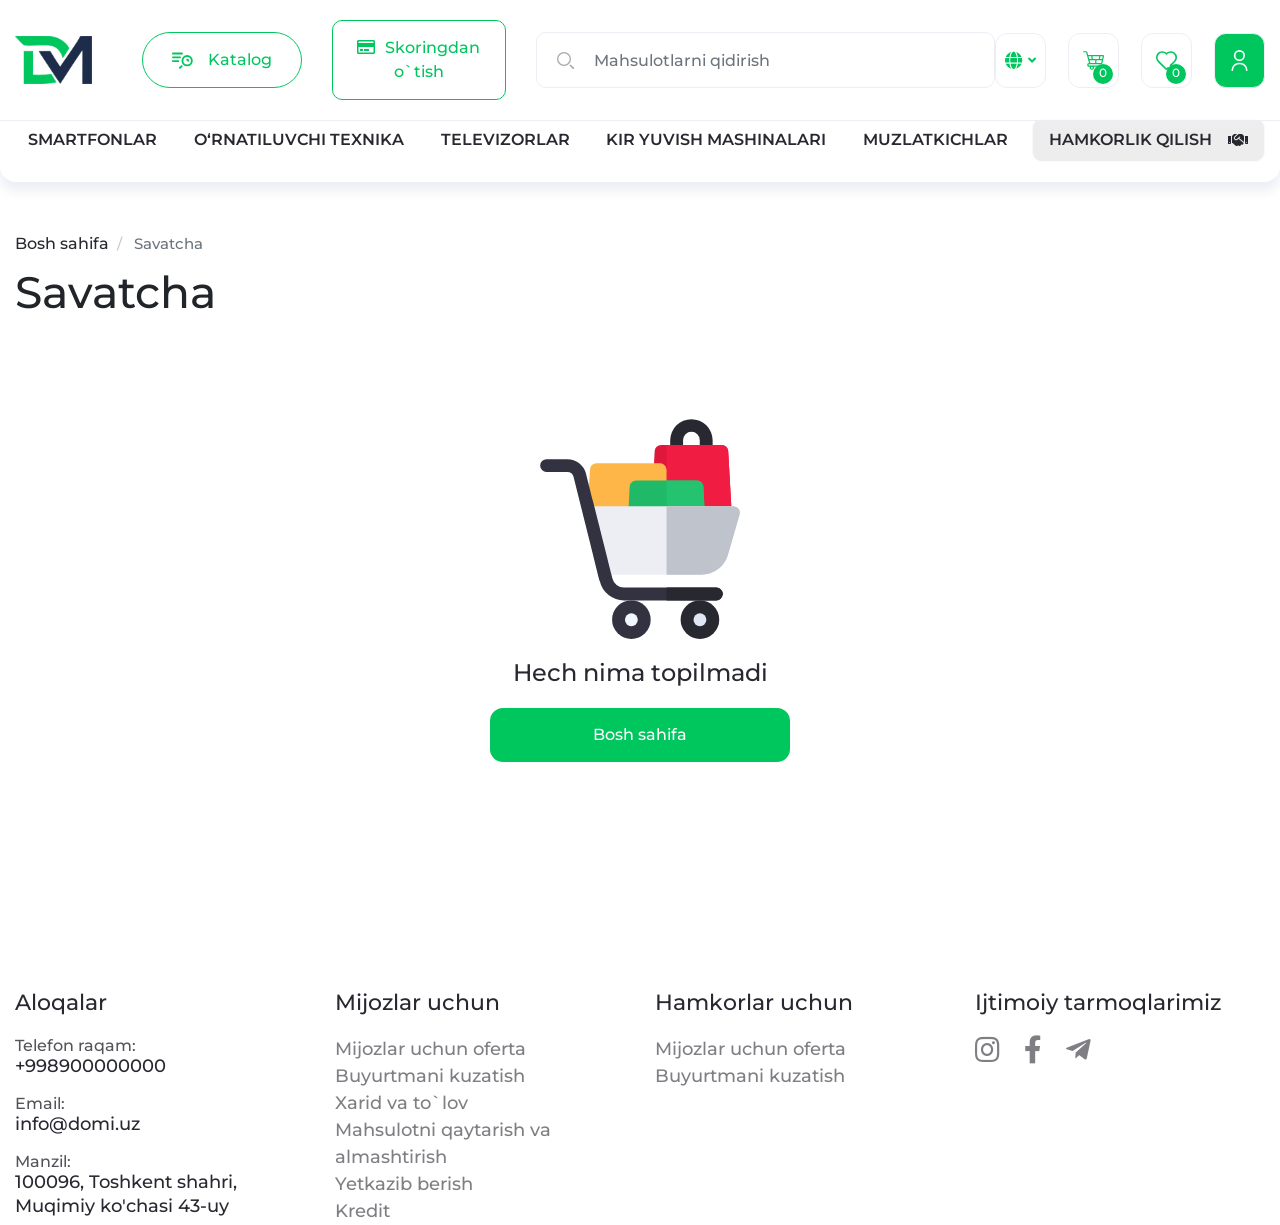
<file: pages/cart.html>
<!DOCTYPE html>
<html lang="en">
  <head>
    <meta charset="UTF-8" />
    <meta http-equiv="X-UA-Compatible" content="IE=edge" />
    <meta name="viewport" content="width=device-width, initial-scale=1.0" />
    <link
      rel="stylesheet"
      href="/fontawesome-free-5.15.4-web/css/all.min.css"
    />
    <link rel="stylesheet" href="/css/bootstrap.css" />

    <link rel="stylesheet" href="/sass/secondary/secondary.css" />
    <link rel="stylesheet" href="/sass/main.css" />
    <link rel="stylesheet" href="/sass/third/third.css" />

    <title>Смартфон</title>
  </head>

  <body>
    <!-- Navigation -->

    <div id="nav" class="nav-01">
      <div class="container">
        <div class="row align-items-center">
          <div class="col-1">
            <a href="/" class="logo">
              <img src="/img/logo.png" alt="" class="w-100" />
            </a>
          </div>
          <div class="col-11 skoring d-flex align-items-center">
            <a href="#" class="catalog">
              <i class="icon icon-search"></i> Katalog</a
            >
            <a href="pages/scoring" class="btn"
              ><i class="far fa-credit-card"></i>Skoringdan o`tish</a
            >
            <form>
              <i class=""><img src="/img/search.svg" alt="" /></i>
              <input
                type="text"
                placeholder="Mahsulotlarni qidirish"
                class="form-control"
              />
            </form>

            <div class="d-flex align-items-center ml-auto">
              <div class="world">
                <i class="fas fa-globe"></i>
                <i class="fas fa-angle-down"></i>

                <div class="langWrap">
                  <a href="#">Русский</a>
                  <a href="#">Oʻzbekcha</a>
                </div>
              </div>
              <div class="cart">
                <i class="icon icon-cart"></i>
                <h5>0</h5>
              </div>
              <div class="heart">
                <i class="icon icon-heart"></i>
                <h5>0</h5>
              </div>
              <div class="user">
                <img src="/img/user.svg" alt="" />
              </div>
            </div>
          </div>
          <!-- <div class="col-4 search">
            </div>
            <div class="col-2 contact">
            </div>
            <div class="col-2 d-flex justify-content-end">
            </div> -->
        </div>
      </div>
    </div>

    <div class="navbarLine"></div>

    <div class="nav-02">
      <div class="container">
        <div class="row align-items-center">
          <div class="col-12 d-flex align-items-center justify-content-between">
            <!-- <a href="" class="btn katalog">
                <i class="fas fa-th-list"></i>Katalog
              </a> -->
            <a href="pages/catalog/phone.html" class="btn">Smartfonlar</a>
            <a href="pages/catalog/phone.html" class="btn"
              >O‘rnatiluvchi texnika</a
            >
            <a href="" class="btn">Televizorlar</a>
            <a href="" class="btn">Kir yuvish mashinalari</a>
            <a href="" class="btn">Muzlatkichlar</a>
            <a href="" class="btn btn-light d-flex align-items-center">
              Hamkorlik Qilish <i class="ml-3 fas fa-handshake"></i>
            </a>
          </div>
        </div>
      </div>
    </div>

    <div class="cartPage">
      <div class="container">
        <div class="row">
          <div class="col-12">
            <div class="slash">
              <a href="/">Bosh sahifa</a>
              <a href="#"><span>/</span> Savatcha </a>
            </div>
          </div>
          <div class="col-12">
              <h1>Savatcha</h1>

              <div class="cards">
                  <img src="/img/cart-empty.svg" alt="">
                  <h2>Hech nima topilmadi</h2>
                  <a href="/">Bosh sahifa</a>    
              </div>
          </div>
        </div>
      </div>
    </div>

    <!-- Footer -->
    <footer class="footer mt-5">
      <div class="container">
        <div class="row">
          <div class="col-3">
            <div class="connection">
              <h6 class="footer__title">Aloqalar</h6>
              <div class="tel" style="margin-bottom: 15px">
                <p>Telefon raqam:</p>
                <a class="footer__link" href="tel:">+998900000000</a>
              </div>
              <div class="mail" style="margin-bottom: 15px">
                <p>Email:</p>
                <a class="footer__link" href="mailto:">info@domi.uz</a>
              </div>
              <div class="address">
                <p>Manzil:</p>
                <a class="footer__link" href="#"
                  >100096, Toshkent shahri, Muqimiy ko'chasi 43-uy</a
                >
              </div>
            </div>
          </div>
          <div class="col-3">
            <div class="forclients">
              <h6 class="footer__title">Mijozlar uchun</h6>
              <ul>
                <li>
                  <a class="footer__links" href="#">Mijozlar uchun oferta</a>
                </li>
                <li>
                  <a class="footer__links" href="#">Buyurtmani kuzatish</a>
                </li>
                <li><a class="footer__links" href="#">Xarid va to`lov</a></li>
                <li>
                  <a class="footer__links" href="#"
                    >Mahsulotni qaytarish va almashtirish</a
                  >
                </li>
                <li><a class="footer__links" href="#">Yetkazib berish</a></li>
                <li><a class="footer__links" href="#">Kredit</a></li>
              </ul>
            </div>
          </div>
          <div class="col-3">
            <div class="partners">
              <h6 class="footer__title">Hamkorlar uchun</h6>
              <ul>
                <li>
                  <a class="footer__links" href="#">Mijozlar uchun oferta</a>
                </li>
                <li>
                  <a class="footer__links" href="#">Buyurtmani kuzatish</a>
                </li>
              </ul>
            </div>
          </div>
          <div class="col-3">
            <div class="socials">
              <h6 class="footer__title">Ijtimoiy tarmoqlarimiz</h6>
              <a href="#" class="fab fa-instagram"></a>
              <a href="#" class="fab fa-facebook-f"></a>
              <a href="#" class="fab fa-telegram-plane"></a>
            </div>
          </div>
        </div>
      </div>
    </footer>
  </body>
</html>
</file>
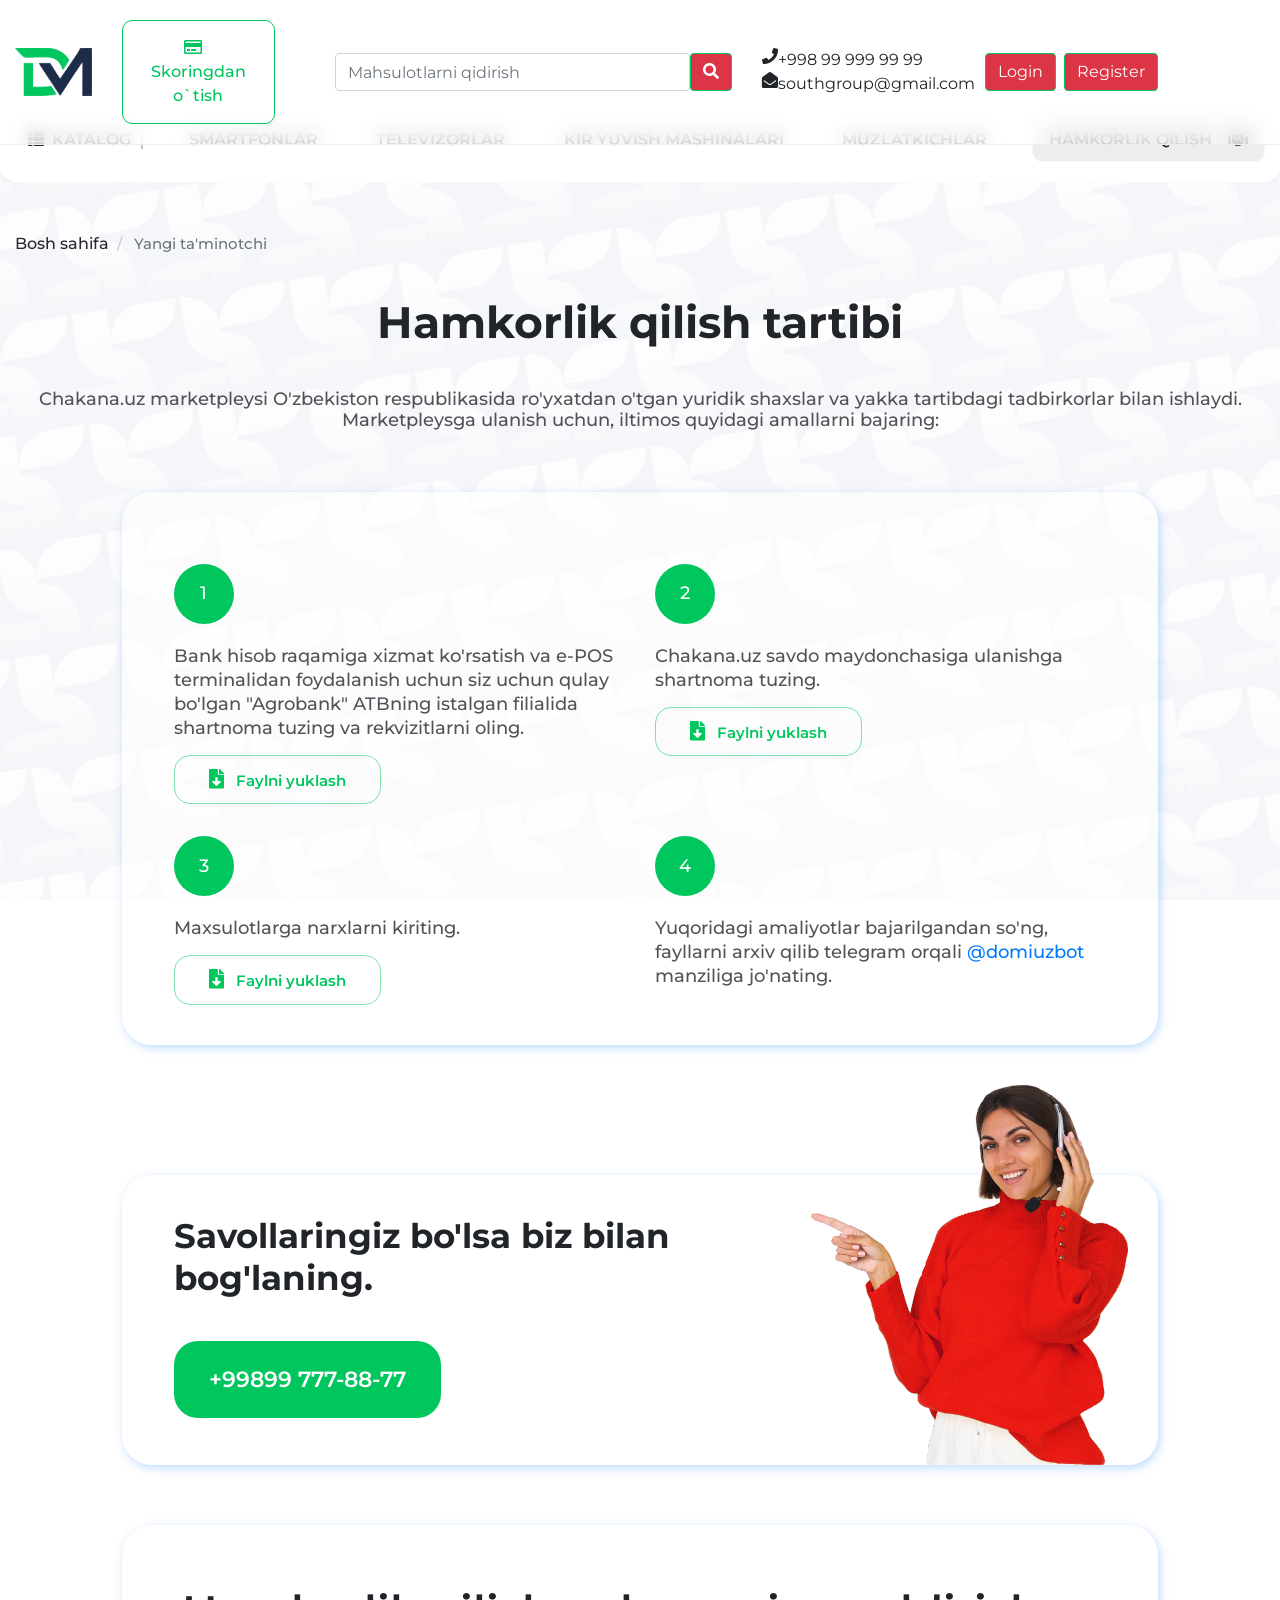
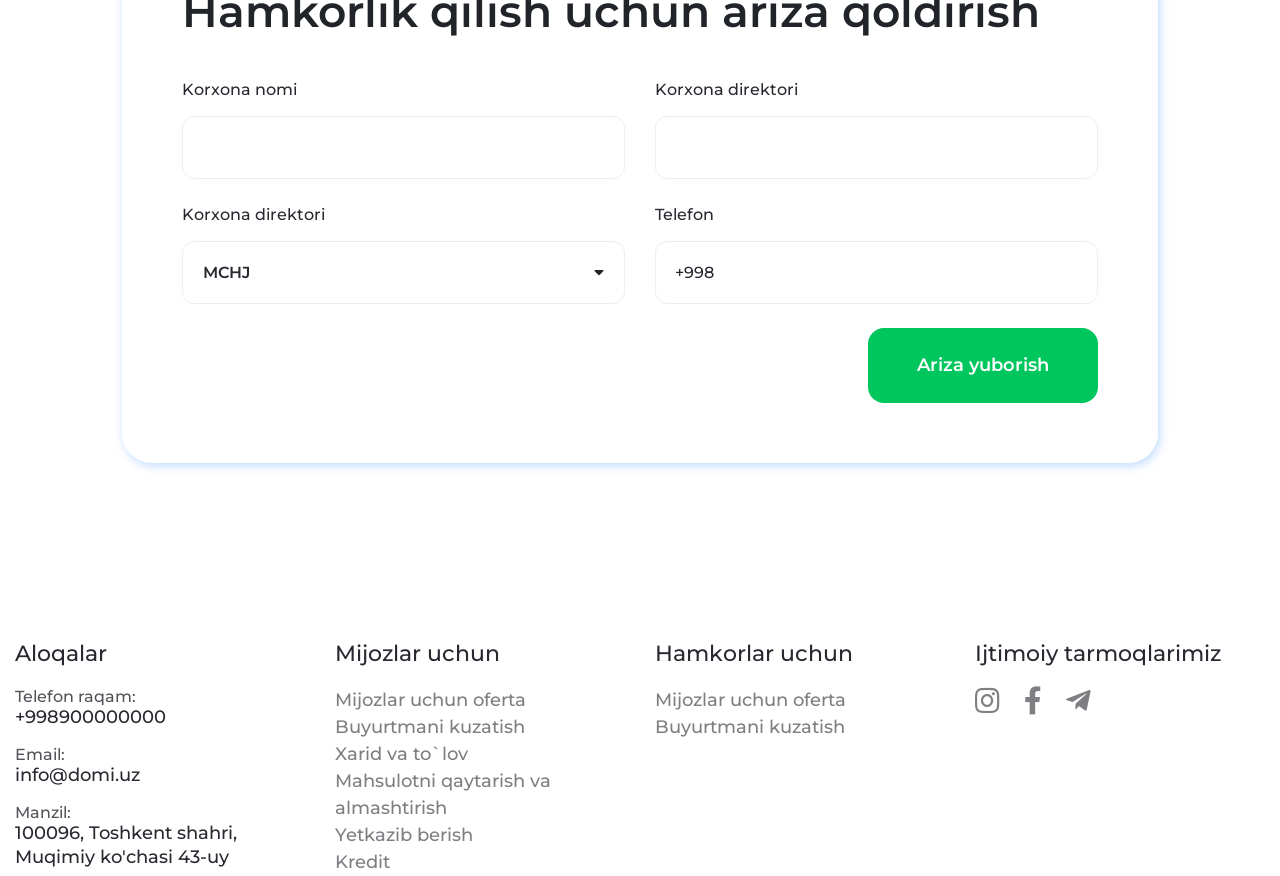
<file: pages/cooperation.html>
<!DOCTYPE html>
<html lang="en">
  <head>
    <meta charset="UTF-8" />
    <meta http-equiv="X-UA-Compatible" content="IE=edge" />
    <meta name="viewport" content="width=device-width, initial-scale=1.0" />
    <link
      rel="stylesheet"
      href="../fontawesome-free-5.15.4-web/css/all.min.css"
    />
    <link rel="stylesheet" href="/css/bootstrap.css" />

    <link
      rel="stylesheet"
      href="https://cdn.jsdelivr.net/npm/@fancyapps/ui/dist/fancybox.css"
    />

    <link rel="stylesheet" href="/sass/secondary/secondary.css" />
    <link rel="stylesheet" href="/sass/main.css" />
    <link rel="stylesheet" href="/sass/third/third.css" />
    <link
      rel="stylesheet"
      href="https://unpkg.com/swiper@8/swiper-bundle.min.css"
    />
    <link rel="stylesheet" href="/css/swiper-navigation.css" />
    <title>Смартфон</title>
  </head>

  <body>
    <!-- Navigation -->
    <div class="nav-01">
      <div class="container">
        <div class="row align-items-center">
          <div class="col-1">
            <a href="/" class="logo">
              <img src="/img/logo.png" alt="" class="w-100" />
            </a>
          </div>
          <div class="col-2 skoring">
            <a href="#" class="btn"
              ><i class="far fa-credit-card"></i>Skoringdan o`tish</a
            >
          </div>
          <div class="col-4 search">
            <form action="" method="get" class="d-flex align-items-center">
              <input
                type="text"
                class="form-control"
                name="search"
                placeholder="Mahsulotlarni qidirish"
              />
              <a href="" class="btn btn-danger"><i class="fa fa-search"></i></a>
            </form>
          </div>
          <div class="col-2 contact">
            <div class="nav_phone d-flex">
              <i class="fa fa-phone"></i>
              <p>+998 99 999 99 99</p>
            </div>
            <div class="nav_email d-flex">
              <i class="fa fa-envelope-open"></i>
              <p>southgroup@gmail.com</p>
            </div>
          </div>
          <div class="col-2 d-flex justify-content-end">
            <div class="my_Btn">
              <a class="btn btn-danger mr-2" href="#">Login</a>
            </div>
            <div class="my_Btn">
              <a class="btn btn-danger" href="#">Register</a>
            </div>
          </div>
        </div>
      </div>
    </div>
    <div class="navbarLine"></div>

    <div class="nav-02">
      <div class="container">
        <div class="row align-items-center">
          <div class="col-12 d-flex align-items-center justify-content-between">
            <a href="" class="btn katalog">
              <i class="fas fa-th-list"></i>Katalog
            </a>
            <a href="" class="btn">Smartfonlar</a>
            <a href="" class="btn">Televizorlar</a>
            <a href="" class="btn">Kir yuvish mashinalari</a>
            <a href="" class="btn">Muzlatkichlar</a>
            <a href="" class="btn btn-light d-flex align-items-center">
              Hamkorlik Qilish <i class="ml-3 fas fa-handshake"></i>
            </a>
          </div>
        </div>
      </div>
    </div>

    <div class="cooperation">
      <div class="container">
        <div class="row">
          <div class="col-12">
            <div class="slash">
              <a href="#">Bosh sahifa</a>
              <a href="#"><span>/</span> Yangi ta'minotchi</a>
            </div>
          </div>

          <div class="col-12">
            <h1>Hamkorlik qilish tartibi</h1>
            <h5 class="text-center">
              Chakana.uz marketpleysi O'zbekiston respublikasida ro'yxatdan
              o'tgan yuridik shaxslar va yakka tartibdagi tadbirkorlar bilan
              ishlaydi. Marketpleysga ulanish uchun, iltimos quyidagi amallarni
              bajaring:
            </h5>
          </div>

          <div class="col-lg-10 mx-auto">
            <div class="cards myShadow">
              <div class="row">
                <div class="col-6 myCol">
                  <div class="number">1</div>
                  <p>
                    Bank hisob raqamiga xizmat ko'rsatish va e-POS terminalidan
                    foydalanish uchun siz uchun qulay bo'lgan "Agrobank" ATBning
                    istalgan filialida shartnoma tuzing va rekvizitlarni oling.
                  </p>
                  <a class="a" href="../files/1.docx"
                    ><i class="fas fa-file-download"></i> Faylni yuklash</a
                  >
                </div>
                <div class="col-6 myCol">
                  <div class="number">2</div>
                  <p>
                    Chakana.uz savdo maydonchasiga ulanishga shartnoma tuzing.
                  </p>
                  <a class="a" href="../files/1.docx"
                    ><i class="fas fa-file-download"></i> Faylni yuklash</a
                  >
                </div>
                <div class="col-6 myCol">
                  <div class="number">3</div>
                  <p>Maxsulotlarga narxlarni kiriting.</p>
                  <a class="a" href="../files/1.docx"
                    ><i class="fas fa-file-download"></i> Faylni yuklash</a
                  >
                </div>
                <div class="col-6 myCol">
                  <div class="number">4</div>
                  <p>
                    Yuqoridagi amaliyotlar bajarilgandan so'ng, fayllarni arxiv
                    qilib telegram orqali <a href="#">@domiuzbot</a> manziliga
                    jo'nating.
                  </p>
                </div>
              </div>
            </div>
          </div>
        </div>

        <div class="row myRow">
          <div class="col-lg-10 mx-auto">
            <div class="cards myShadow">
              <div class="girl"><img src="/img/girl.png" alt="" /></div>
              <div class="row">
                <div class="col-7">
                  <h1>Savollaringiz bo'lsa biz bilan bog'laning.</h1>
                  <a class="myBtn" href="tel: +998943698058"
                    >+99899 777-88-77</a
                  >
                </div>
              </div>
            </div>
          </div>
        </div>

        <form class="row application">
          <div class="col-lg-10 mx-auto">
            <div class="cards myShadow">
              <h2>Hamkorlik qilish uchun ariza qoldirish</h2>

              <div class="row">
                <div class="col-lg-6 mb-4">
                  <div class="inputWrap">
                    <label for="name">Korxona nomi</label>
                    <input
                      type="text"
                      class="form-control input"
                      required="required"
                      id="name"
                    />
                  </div>
                </div>

                <div class="col-lg-6 mb-4">
                  <div class="inputWrap">
                    <label for="director">Korxona direktori</label>
                    <input
                      type="text"
                      class="form-control input"
                      required="required"
                      id="director"
                    />
                  </div>
                </div>

                <div class="col-lg-6 mb-4">
                  <div class="inputWrap last">
                    <label for="mchj">Korxona direktori</label>
                    <i class="fas fa-sort-down"></i>
                    <input
                      type="text"
                      class="form-control input"
                      placeholder="MCHJ"
                      id="mchj"
                    />

                    <div class="wrap myShadow">
                      <h6 class="active">MCHJ</h6>
                      <h6>LOREM</h6>
                      <h6>IPSUM</h6>
                      <h6>DOLOR</h6>
                    </div>
                  </div>
                </div>

                <div class="col-lg-6 mb-4">
                  <div class="inputWrap">
                    <label for="phone">Telefon</label>
                    <input
                      type="number"
                      class="form-control input"
                      required="required"
                      id="phone"
                    />
                    <span>+998</span>
                  </div>
                </div>

                <div class="col-12">
                  <button class=" btn">Ariza yuborish</button>
                </div>
              </div>
            </div>
          </div>
        </form>
      </div>
    </div>

    <!-- Footer -->
    <footer class="footer mt-5">
      <div class="container">
        <div class="row">
          <div class="col-3">
            <div class="connection">
              <h6 class="footer__title">Aloqalar</h6>
              <div class="tel" style="margin-bottom: 15px">
                <p>Telefon raqam:</p>
                <a class="footer__link" href="tel:">+998900000000</a>
              </div>
              <div class="mail" style="margin-bottom: 15px">
                <p>Email:</p>
                <a class="footer__link" href="mailto:">info@domi.uz</a>
              </div>
              <div class="address">
                <p>Manzil:</p>
                <a class="footer__link" href="#"
                  >100096, Toshkent shahri, Muqimiy ko'chasi 43-uy</a
                >
              </div>
            </div>
          </div>
          <div class="col-3">
            <div class="forclients">
              <h6 class="footer__title">Mijozlar uchun</h6>
              <ul>
                <li>
                  <a class="footer__links" href="#">Mijozlar uchun oferta</a>
                </li>
                <li>
                  <a class="footer__links" href="#">Buyurtmani kuzatish</a>
                </li>
                <li><a class="footer__links" href="#">Xarid va to`lov</a></li>
                <li>
                  <a class="footer__links" href="#"
                    >Mahsulotni qaytarish va almashtirish</a
                  >
                </li>
                <li><a class="footer__links" href="#">Yetkazib berish</a></li>
                <li><a class="footer__links" href="#">Kredit</a></li>
              </ul>
            </div>
          </div>
          <div class="col-3">
            <div class="partners">
              <h6 class="footer__title">Hamkorlar uchun</h6>
              <ul>
                <li>
                  <a class="footer__links" href="#">Mijozlar uchun oferta</a>
                </li>
                <li>
                  <a class="footer__links" href="#">Buyurtmani kuzatish</a>
                </li>
              </ul>
            </div>
          </div>
          <div class="col-3">
            <div class="socials">
              <h6 class="footer__title">Ijtimoiy tarmoqlarimiz</h6>
              <a href="#" class="fab fa-instagram"></a>
              <a href="#" class="fab fa-facebook-f"></a>
              <a href="#" class="fab fa-telegram-plane"></a>
            </div>
          </div>
        </div>
      </div>
    </footer>
  </body>
</html>
</file>
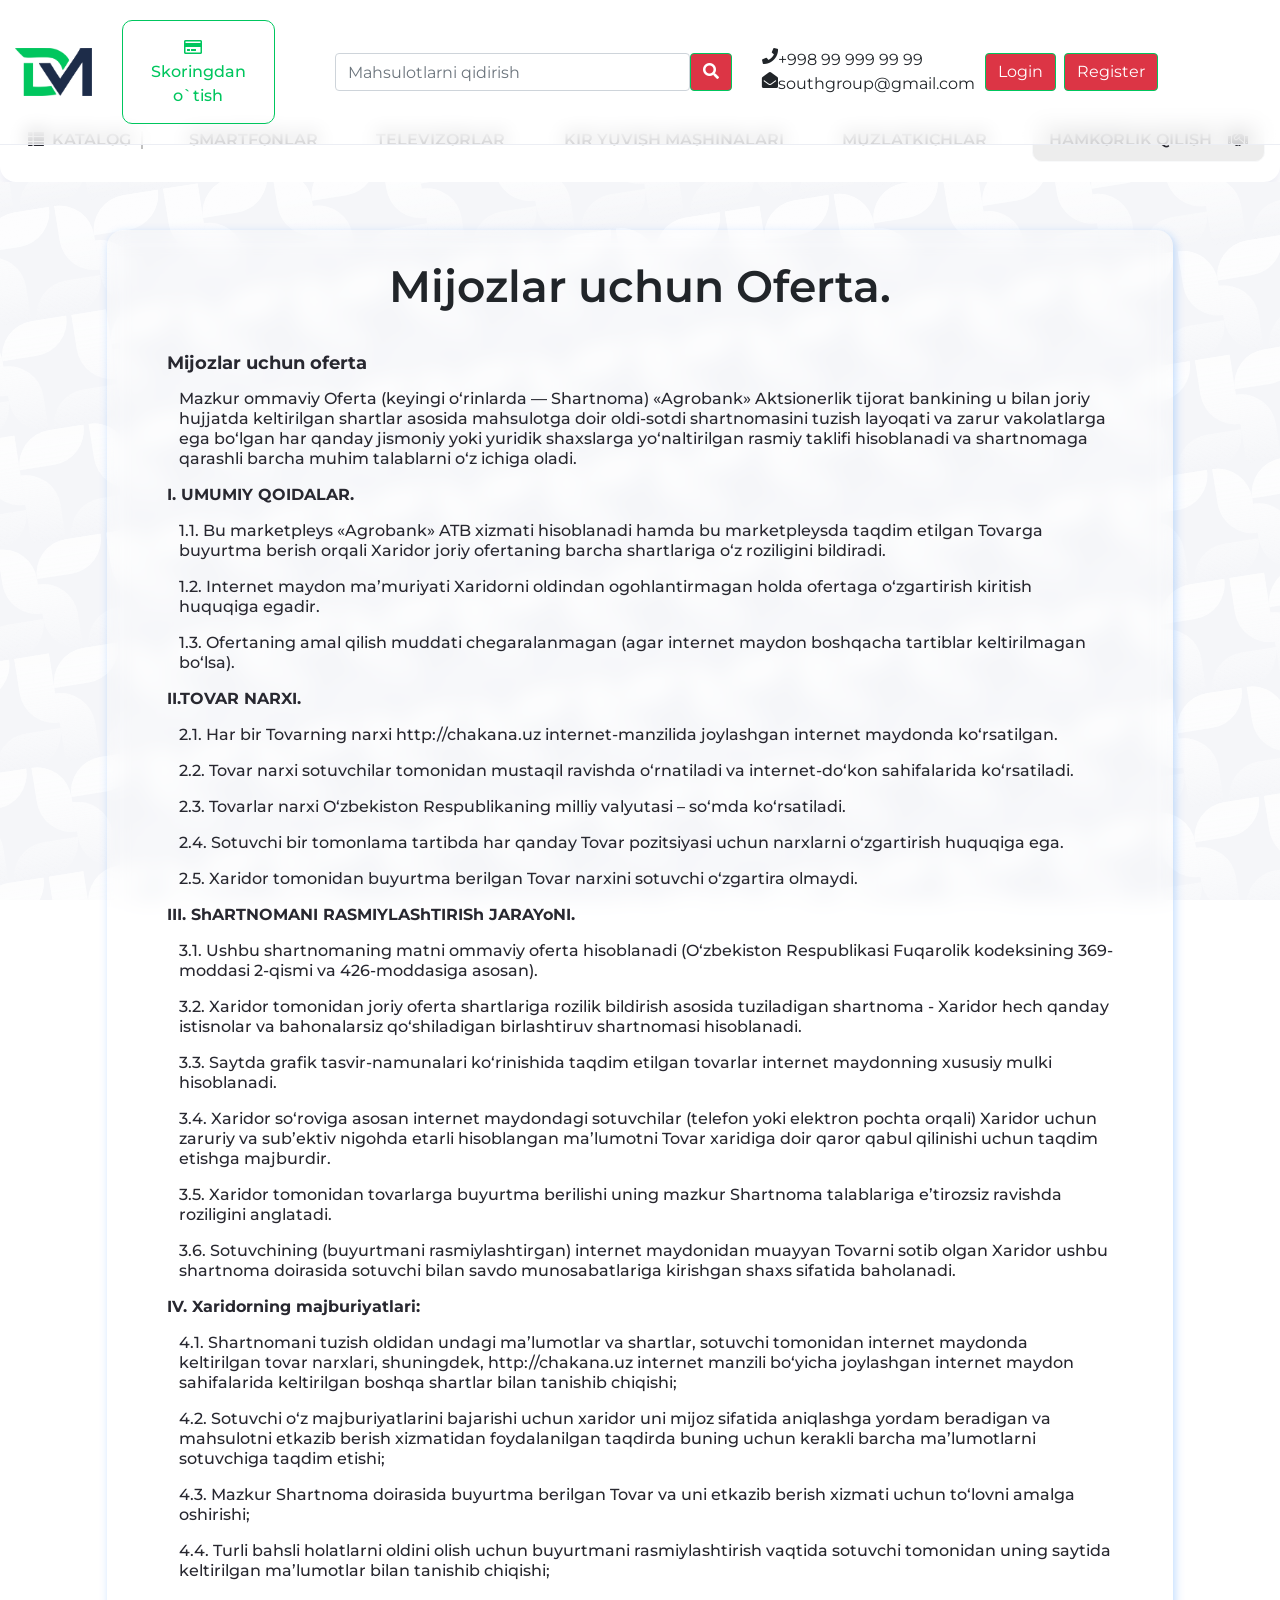
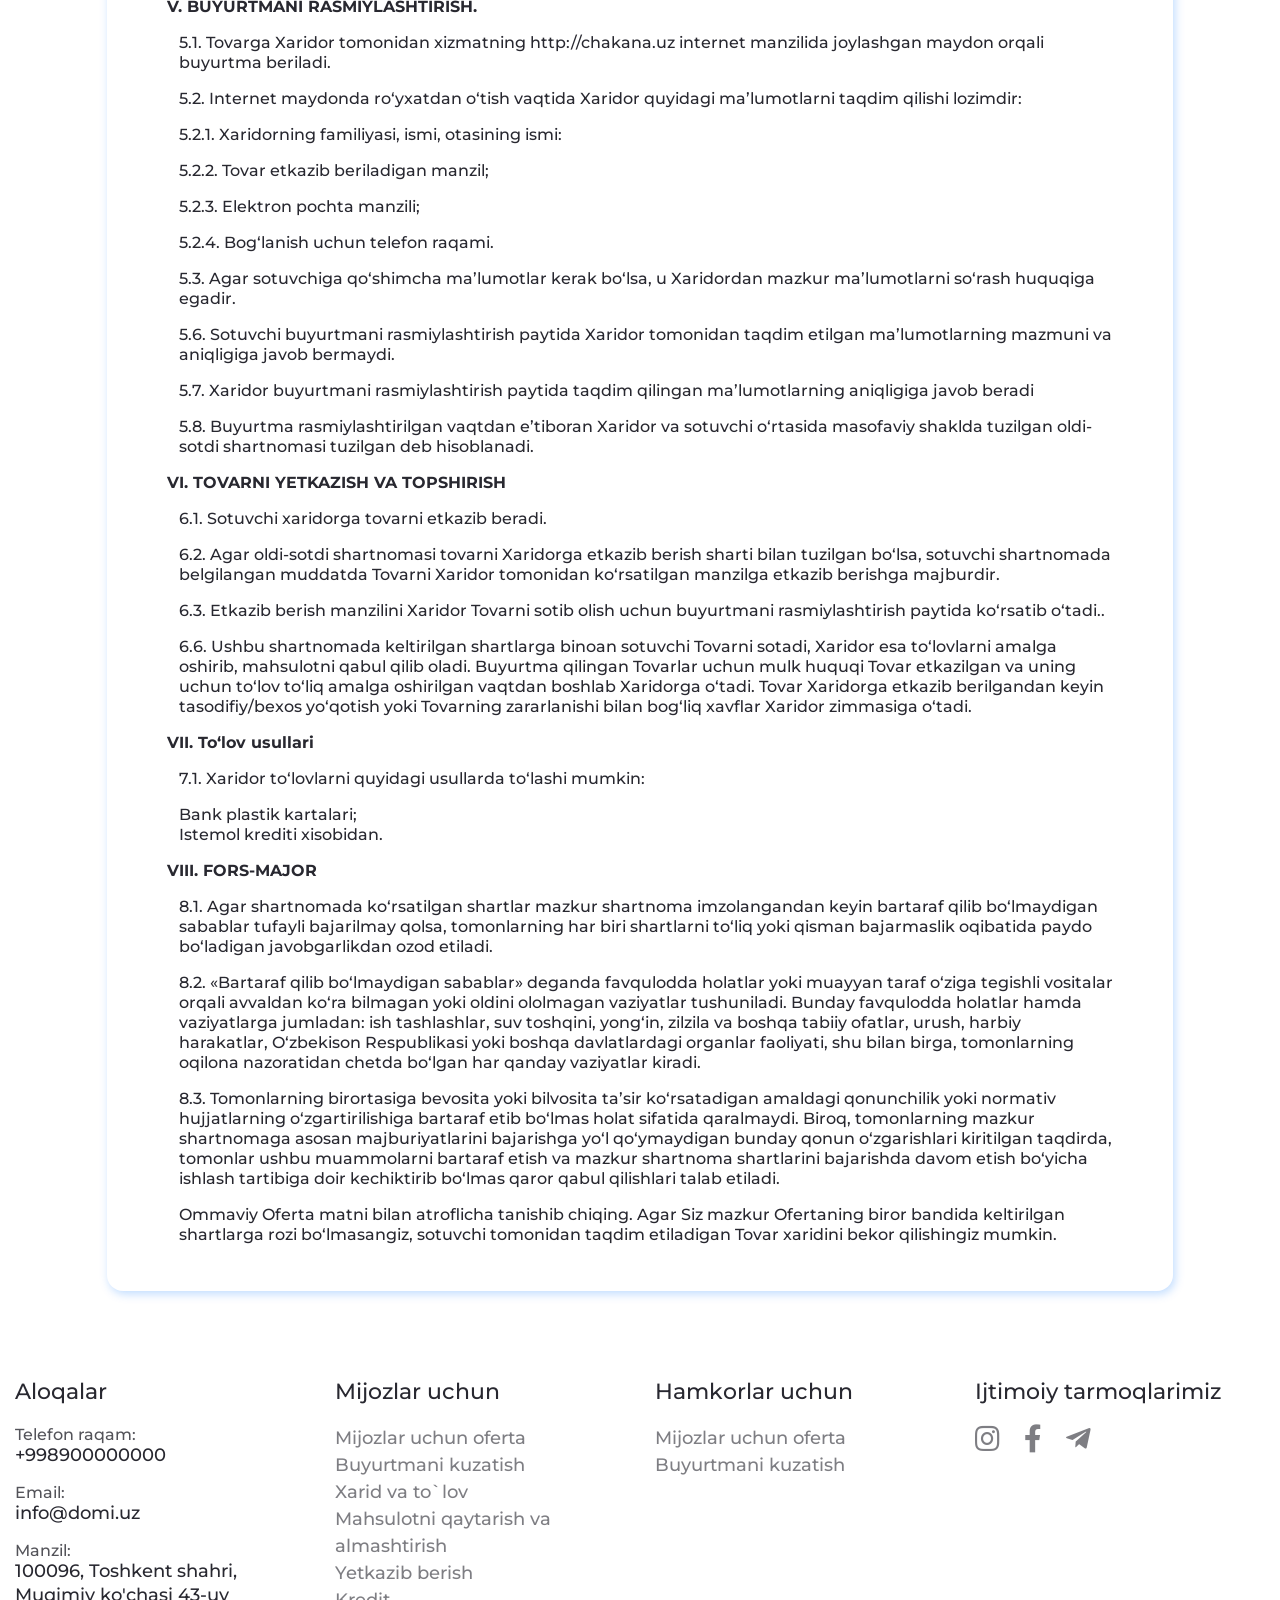
<file: pages/oferta.html>
<!DOCTYPE html>
<html lang="en">
  <head>
    <meta charset="UTF-8" />
    <meta http-equiv="X-UA-Compatible" content="IE=edge" />
    <meta name="viewport" content="width=device-width, initial-scale=1.0" />
    <link
      rel="stylesheet"
      href="/fontawesome-free-5.15.4-web/css/all.min.css"
    />
    <link rel="stylesheet" href="/css/bootstrap.css" />

    <link
      rel="stylesheet"
      href="https://cdn.jsdelivr.net/npm/@fancyapps/ui/dist/fancybox.css"
    />

    <link rel="stylesheet" href="/sass/secondary/secondary.css" />
    <link rel="stylesheet" href="/sass/main.css" />
    <link rel="stylesheet" href="/sass/third/third.css" />
    <link
      rel="stylesheet"
      href="https://unpkg.com/swiper@8/swiper-bundle.min.css"
    />
    <link rel="stylesheet" href="/css/swiper-navigation.css" />
    <title>Смартфон</title>
  </head>

  <body>
    <!-- Navigation -->
    <div class="nav-01">
      <div class="container">
        <div class="row align-items-center">
          <div class="col-1">
            <a href="/" class="logo">
              <img src="/img/logo.png" alt="" class="w-100" />
            </a>
          </div>
          <div class="col-2 skoring">
            <a class="btn"
              ><i class="far fa-credit-card"></i>Skoringdan o`tish</a
            >
          </div>
          <div class="col-4 search">
            <form action="" method="get" class="d-flex align-items-center">
              <input
                type="text"
                class="form-control"
                name="search"
                placeholder="Mahsulotlarni qidirish"
              />
              <a href="" class="btn btn-danger"><i class="fa fa-search"></i></a>
            </form>
          </div>
          <div class="col-2 contact">
            <div class="nav_phone d-flex">
              <i class="fa fa-phone"></i>
              <p>+998 99 999 99 99</p>
            </div>
            <div class="nav_email d-flex">
              <i class="fa fa-envelope-open"></i>
              <p>southgroup@gmail.com</p>
            </div>
          </div>
          <div class="col-2 d-flex justify-content-end">
            <div class="my_Btn">
              <a class="btn btn-danger mr-2" href="#">Login</a>
            </div>
            <div class="my_Btn">
              <a class="btn btn-danger" href="#">Register</a>
            </div>
          </div>
        </div>
      </div>
    </div>
    <div class="navbarLine"></div>

    <div class="nav-02">
      <div class="container">
        <div class="row align-items-center">
          <div class="col-12 d-flex align-items-center justify-content-between">
            <a href="" class="btn katalog">
              <i class="fas fa-th-list"></i>Katalog
            </a>
            <a href="" class="btn">Smartfonlar</a>
            <a href="" class="btn">Televizorlar</a>
            <a href="" class="btn">Kir yuvish mashinalari</a>
            <a href="" class="btn">Muzlatkichlar</a>
            <a href="" class="btn btn-light d-flex align-items-center">
              Hamkorlik Qilish <i class="ml-3 fas fa-handshake"></i>
            </a>
          </div>
        </div>
      </div>
    </div>

    <div class="oferta">
      <div class="container">
        <div class="row">
          <div class="col-lg-10 mx-auto myCol myShadow">
            <h1>Mijozlar uchun Oferta.</h1>

            <h6>Mijozlar uchun oferta</h6>
            <p>
              Mazkur ommaviy Oferta (keyingi o‘rinlarda — Shartnoma) «Agrobank»
              Aktsionerlik tijorat bankining u bilan joriy hujjatda keltirilgan
              shartlar asosida mahsulotga doir oldi-sotdi shartnomasini tuzish
              layoqati va zarur vakolatlarga ega bo‘lgan har qanday jismoniy
              yoki yuridik shaxslarga yo‘naltirilgan rasmiy taklifi hisoblanadi
              va shartnomaga qarashli barcha muhim talablarni o‘z ichiga oladi.
            </p>

            <h5>I. UMUMIY QOIDALAR.</h5>
            <p>
              1.1. Bu marketpleys «Agrobank» ATB xizmati hisoblanadi hamda bu
              marketpleysda taqdim etilgan Tovarga buyurtma berish orqali
              Xaridor joriy ofertaning barcha shartlariga o‘z roziligini
              bildiradi.
            </p>
            <p>
              1.2. Internet maydon ma’muriyati Xaridorni oldindan
              ogohlantirmagan holda ofertaga o‘zgartirish kiritish huquqiga
              egadir.
            </p>
            <p>
              1.3. Ofertaning amal qilish muddati chegaralanmagan (agar internet
              maydon boshqacha tartiblar keltirilmagan bo‘lsa).
            </p>

            <h5>II.TOVAR NARXI.</h5>
            <p>
              2.1. Har bir Tovarning narxi http://chakana.uz internet-manzilida
              joylashgan internet maydonda ko‘rsatilgan.
            </p>
            <p>
              2.2. Tovar narxi sotuvchilar tomonidan mustaqil ravishda
              o‘rnatiladi va internet-do‘kon sahifalarida ko‘rsatiladi.
            </p>
            <p>
              2.3. Tovarlar narxi O‘zbekiston Respublikaning milliy valyutasi –
              so‘mda ko‘rsatiladi.
            </p>
            <p>
              2.4. Sotuvchi bir tomonlama tartibda har qanday Tovar pozitsiyasi
              uchun narxlarni o‘zgartirish huquqiga ega.
            </p>
            <p>
              2.5. Xaridor tomonidan buyurtma berilgan Tovar narxini sotuvchi
              o‘zgartira olmaydi.
            </p>

            <h5>III. ShARTNOMANI RASMIYLAShTIRISh JARAYoNI.</h5>
            <p>
              3.1. Ushbu shartnomaning matni ommaviy oferta hisoblanadi
              (O‘zbekiston Respublikasi Fuqarolik kodeksining 369-moddasi
              2-qismi va 426-moddasiga asosan).
            </p>
            <p>
              3.2. Xaridor tomonidan joriy oferta shartlariga rozilik bildirish
              asosida tuziladigan shartnoma - Xaridor hech qanday istisnolar va
              bahonalarsiz qo‘shiladigan birlashtiruv shartnomasi hisoblanadi.
            </p>
            <p>
              3.3. Saytda grafik tasvir-namunalari ko‘rinishida taqdim etilgan
              tovarlar internet maydonning xususiy mulki hisoblanadi.
            </p>
            <p>
              3.4. Xaridor so‘roviga asosan internet maydondagi sotuvchilar
              (telefon yoki elektron pochta orqali) Xaridor uchun zaruriy va
              sub’ektiv nigohda etarli hisoblangan ma’lumotni Tovar xaridiga
              doir qaror qabul qilinishi uchun taqdim etishga majburdir.
            </p>
            <p>
              3.5. Xaridor tomonidan tovarlarga buyurtma berilishi uning mazkur
              Shartnoma talablariga e’tirozsiz ravishda roziligini anglatadi.
            </p>
            <p>
              3.6. Sotuvchining (buyurtmani rasmiylashtirgan) internet
              maydonidan muayyan Tovarni sotib olgan Xaridor ushbu shartnoma
              doirasida sotuvchi bilan savdo munosabatlariga kirishgan shaxs
              sifatida baholanadi.
            </p>

            <h5>IV. Xaridorning majburiyatlari:</h5>
            <p>
              4.1. Shartnomani tuzish oldidan undagi ma’lumotlar va shartlar,
              sotuvchi tomonidan internet maydonda keltirilgan tovar narxlari,
              shuningdek, http://chakana.uz internet manzili bo‘yicha joylashgan
              internet maydon sahifalarida keltirilgan boshqa shartlar bilan
              tanishib chiqishi;
            </p>
            <p>
              4.2. Sotuvchi o‘z majburiyatlarini bajarishi uchun xaridor uni
              mijoz sifatida aniqlashga yordam beradigan va mahsulotni etkazib
              berish xizmatidan foydalanilgan taqdirda buning uchun kerakli
              barcha ma’lumotlarni sotuvchiga taqdim etishi;
            </p>
            <p>
              4.3. Mazkur Shartnoma doirasida buyurtma berilgan Tovar va uni
              etkazib berish xizmati uchun to‘lovni amalga oshirishi;
            </p>
            <p>
              4.4. Turli bahsli holatlarni oldini olish uchun buyurtmani
              rasmiylashtirish vaqtida sotuvchi tomonidan uning saytida
              keltirilgan ma’lumotlar bilan tanishib chiqishi;
            </p>

            <h5>V. BUYURTMANI RASMIYLASHTIRISH.</h5>
            <p>
              5.1. Tovarga Xaridor tomonidan xizmatning http://chakana.uz
              internet manzilida joylashgan maydon orqali buyurtma beriladi.
            </p>
            <p>
              5.2. Internet maydonda ro‘yxatdan o‘tish vaqtida Xaridor quyidagi
              ma’lumotlarni taqdim qilishi lozimdir:
            </p>
            <p>5.2.1. Xaridorning familiyasi, ismi, otasining ismi:</p>
            <p>5.2.2. Tovar etkazib beriladigan manzil;</p>
            <p>5.2.3. Elektron pochta manzili;</p>
            <p>5.2.4. Bog‘lanish uchun telefon raqami.</p>
            <p>
              5.3. Agar sotuvchiga qo‘shimcha ma’lumotlar kerak bo‘lsa, u
              Xaridordan mazkur ma’lumotlarni so‘rash huquqiga egadir.
            </p>
            <p>
              5.6. Sotuvchi buyurtmani rasmiylashtirish paytida Xaridor
              tomonidan taqdim etilgan ma’lumotlarning mazmuni va aniqligiga
              javob bermaydi.
            </p>
            <p>
              5.7. Xaridor buyurtmani rasmiylashtirish paytida taqdim qilingan
              ma’lumotlarning aniqligiga javob beradi
            </p>
            <p>
              5.8. Buyurtma rasmiylashtirilgan vaqtdan e’tiboran Xaridor va
              sotuvchi o‘rtasida masofaviy shaklda tuzilgan oldi-sotdi
              shartnomasi tuzilgan deb hisoblanadi.
            </p>

            <h5>VI. TOVARNI YETKAZISH VA TOPSHIRISH</h5>
            <p>6.1. Sotuvchi xaridorga tovarni etkazib beradi.</p>
            <p>
              6.2. Agar oldi-sotdi shartnomasi tovarni Xaridorga etkazib berish
              sharti bilan tuzilgan bo‘lsa, sotuvchi shartnomada belgilangan
              muddatda Tovarni Xaridor tomonidan ko‘rsatilgan manzilga etkazib
              berishga majburdir.
            </p>
            <p>
              6.3. Etkazib berish manzilini Xaridor Tovarni sotib olish uchun
              buyurtmani rasmiylashtirish paytida ko‘rsatib o‘tadi..
            </p>
            <p>
              6.6. Ushbu shartnomada keltirilgan shartlarga binoan sotuvchi
              Tovarni sotadi, Xaridor esa to‘lovlarni amalga oshirib, mahsulotni
              qabul qilib oladi. Buyurtma qilingan Tovarlar uchun mulk huquqi
              Tovar etkazilgan va uning uchun to‘lov to‘liq amalga oshirilgan
              vaqtdan boshlab Xaridorga o‘tadi. Tovar Xaridorga etkazib
              berilgandan keyin tasodifiy/bexos yo‘qotish yoki Tovarning
              zararlanishi bilan bog‘liq xavflar Xaridor zimmasiga o‘tadi.
            </p>

            <h5>VII. To‘lov usullari</h5>
            <p>7.1. Xaridor to‘lovlarni quyidagi usullarda to‘lashi mumkin:</p>
            <p>
              Bank plastik kartalari; <br />
              Istemol krediti xisobidan.
            </p>

            <h5 class="mt-3">VIII. FORS-MAJOR</h5>
            <p>
              8.1. Agar shartnomada ko‘rsatilgan shartlar mazkur shartnoma
              imzolangandan keyin bartaraf qilib bo‘lmaydigan sabablar tufayli
              bajarilmay qolsa, tomonlarning har biri shartlarni to‘liq yoki
              qisman bajarmaslik oqibatida paydo bo‘ladigan javobgarlikdan ozod
              etiladi.
            </p>
            <p>
              8.2. «Bartaraf qilib bo‘lmaydigan sabablar» deganda favqulodda
              holatlar yoki muayyan taraf o‘ziga tegishli vositalar orqali
              avvaldan ko‘ra bilmagan yoki oldini ololmagan vaziyatlar
              tushuniladi. Bunday favqulodda holatlar hamda vaziyatlarga
              jumladan: ish tashlashlar, suv toshqini, yong‘in, zilzila va
              boshqa tabiiy ofatlar, urush, harbiy harakatlar, O‘zbekison
              Respublikasi yoki boshqa davlatlardagi organlar faoliyati, shu
              bilan birga, tomonlarning oqilona nazoratidan chetda bo‘lgan har
              qanday vaziyatlar kiradi.
            </p>
            <p>
              8.3. Tomonlarning birortasiga bevosita yoki bilvosita ta’sir
              ko‘rsatadigan amaldagi qonunchilik yoki normativ hujjatlarning
              o‘zgartirilishiga bartaraf etib bo‘lmas holat sifatida qaralmaydi.
              Biroq, tomonlarning mazkur shartnomaga asosan majburiyatlarini
              bajarishga yo‘l qo‘ymaydigan bunday qonun o‘zgarishlari kiritilgan
              taqdirda, tomonlar ushbu muammolarni bartaraf etish va mazkur
              shartnoma shartlarini bajarishda davom etish bo‘yicha ishlash
              tartibiga doir kechiktirib bo‘lmas qaror qabul qilishlari talab
              etiladi.
            </p>
            <p>
              Ommaviy Oferta matni bilan atroflicha tanishib chiqing. Agar Siz
              mazkur Ofertaning biror bandida keltirilgan shartlarga rozi
              bo‘lmasangiz, sotuvchi tomonidan taqdim etiladigan Tovar xaridini
              bekor qilishingiz mumkin.
            </p>
          </div>
        </div>
      </div>
    </div>

    <!-- Footer -->
    <footer class="footer mt-5">
      <div class="container">
        <div class="row">
          <div class="col-3">
            <div class="connection">
              <h6 class="footer__title">Aloqalar</h6>
              <div class="tel" style="margin-bottom: 15px">
                <p>Telefon raqam:</p>
                <a class="footer__link" href="tel:">+998900000000</a>
              </div>
              <div class="mail" style="margin-bottom: 15px">
                <p>Email:</p>
                <a class="footer__link" href="mailto:">info@domi.uz</a>
              </div>
              <div class="address">
                <p>Manzil:</p>
                <a class="footer__link" href="#"
                  >100096, Toshkent shahri, Muqimiy ko'chasi 43-uy</a
                >
              </div>
            </div>
          </div>
          <div class="col-3">
            <div class="forclients">
              <h6 class="footer__title">Mijozlar uchun</h6>
              <ul>
                <li>
                  <a class="footer__links" href="#">Mijozlar uchun oferta</a>
                </li>
                <li>
                  <a class="footer__links" href="#">Buyurtmani kuzatish</a>
                </li>
                <li><a class="footer__links" href="#">Xarid va to`lov</a></li>
                <li>
                  <a class="footer__links" href="#"
                    >Mahsulotni qaytarish va almashtirish</a
                  >
                </li>
                <li><a class="footer__links" href="#">Yetkazib berish</a></li>
                <li><a class="footer__links" href="#">Kredit</a></li>
              </ul>
            </div>
          </div>
          <div class="col-3">
            <div class="partners">
              <h6 class="footer__title">Hamkorlar uchun</h6>
              <ul>
                <li>
                  <a class="footer__links" href="#">Mijozlar uchun oferta</a>
                </li>
                <li>
                  <a class="footer__links" href="#">Buyurtmani kuzatish</a>
                </li>
              </ul>
            </div>
          </div>
          <div class="col-3">
            <div class="socials">
              <h6 class="footer__title">Ijtimoiy tarmoqlarimiz</h6>
              <a href="#" class="fab fa-instagram"></a>
              <a href="#" class="fab fa-facebook-f"></a>
              <a href="#" class="fab fa-telegram-plane"></a>
            </div>
          </div>
        </div>
      </div>
    </footer>

    <script src="https://cdn.jsdelivr.net/npm/@fancyapps/ui@4.0/dist/fancybox.umd.js"></script>

    <script src="https://unpkg.com/swiper/swiper-bundle.min.js"></script>
  </body>
</html>
</file>
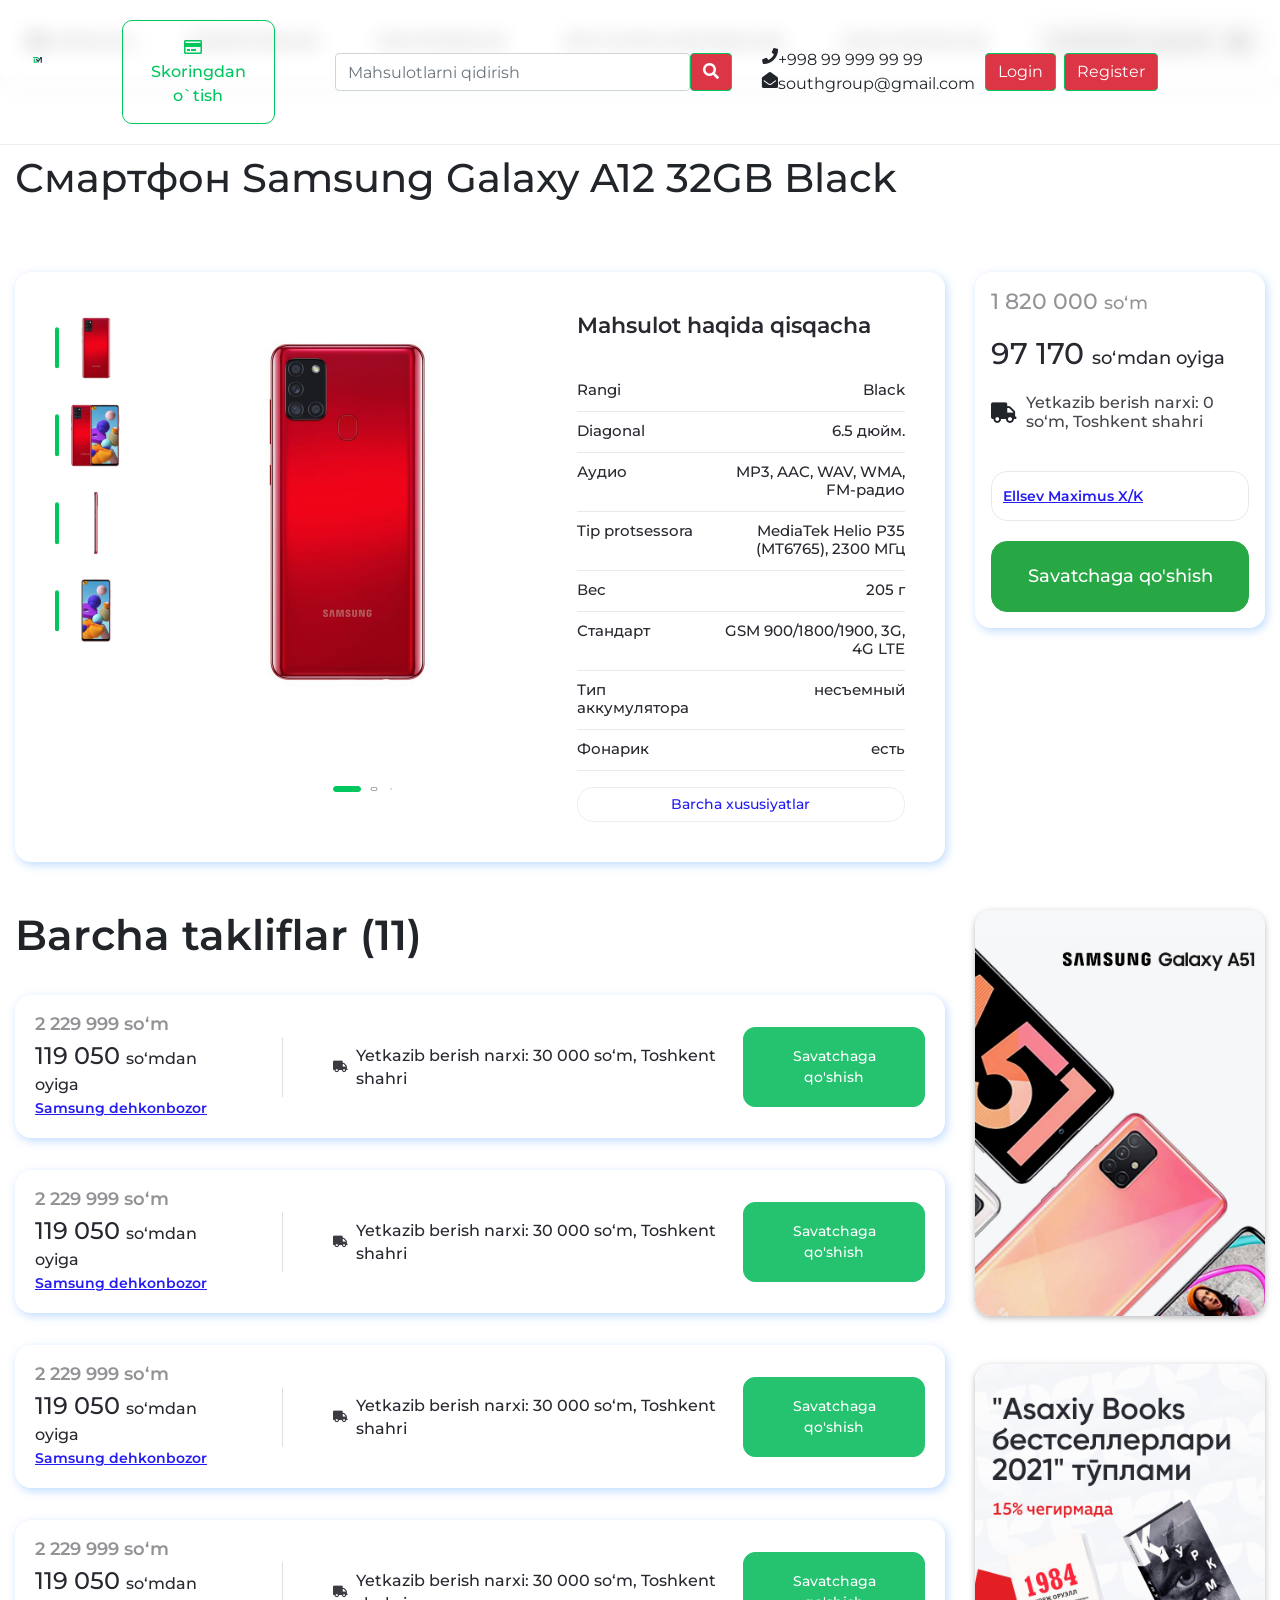
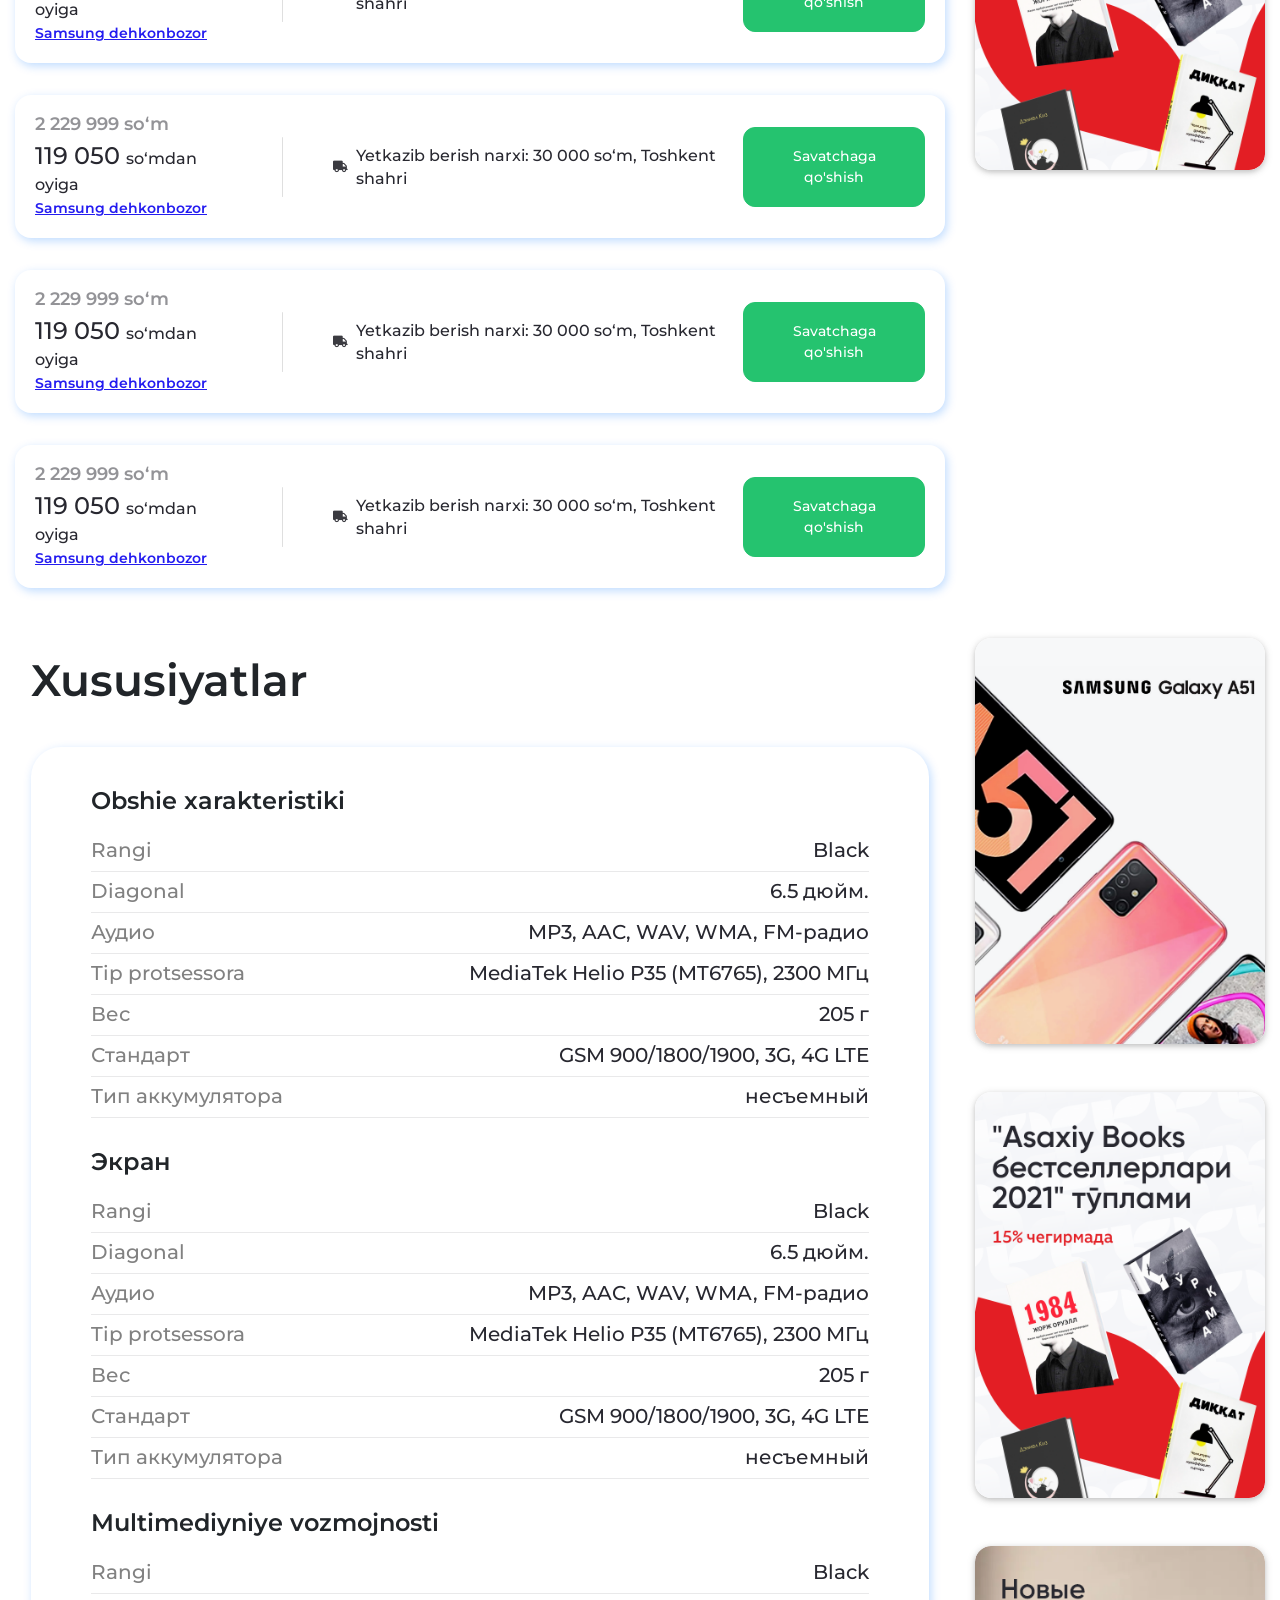
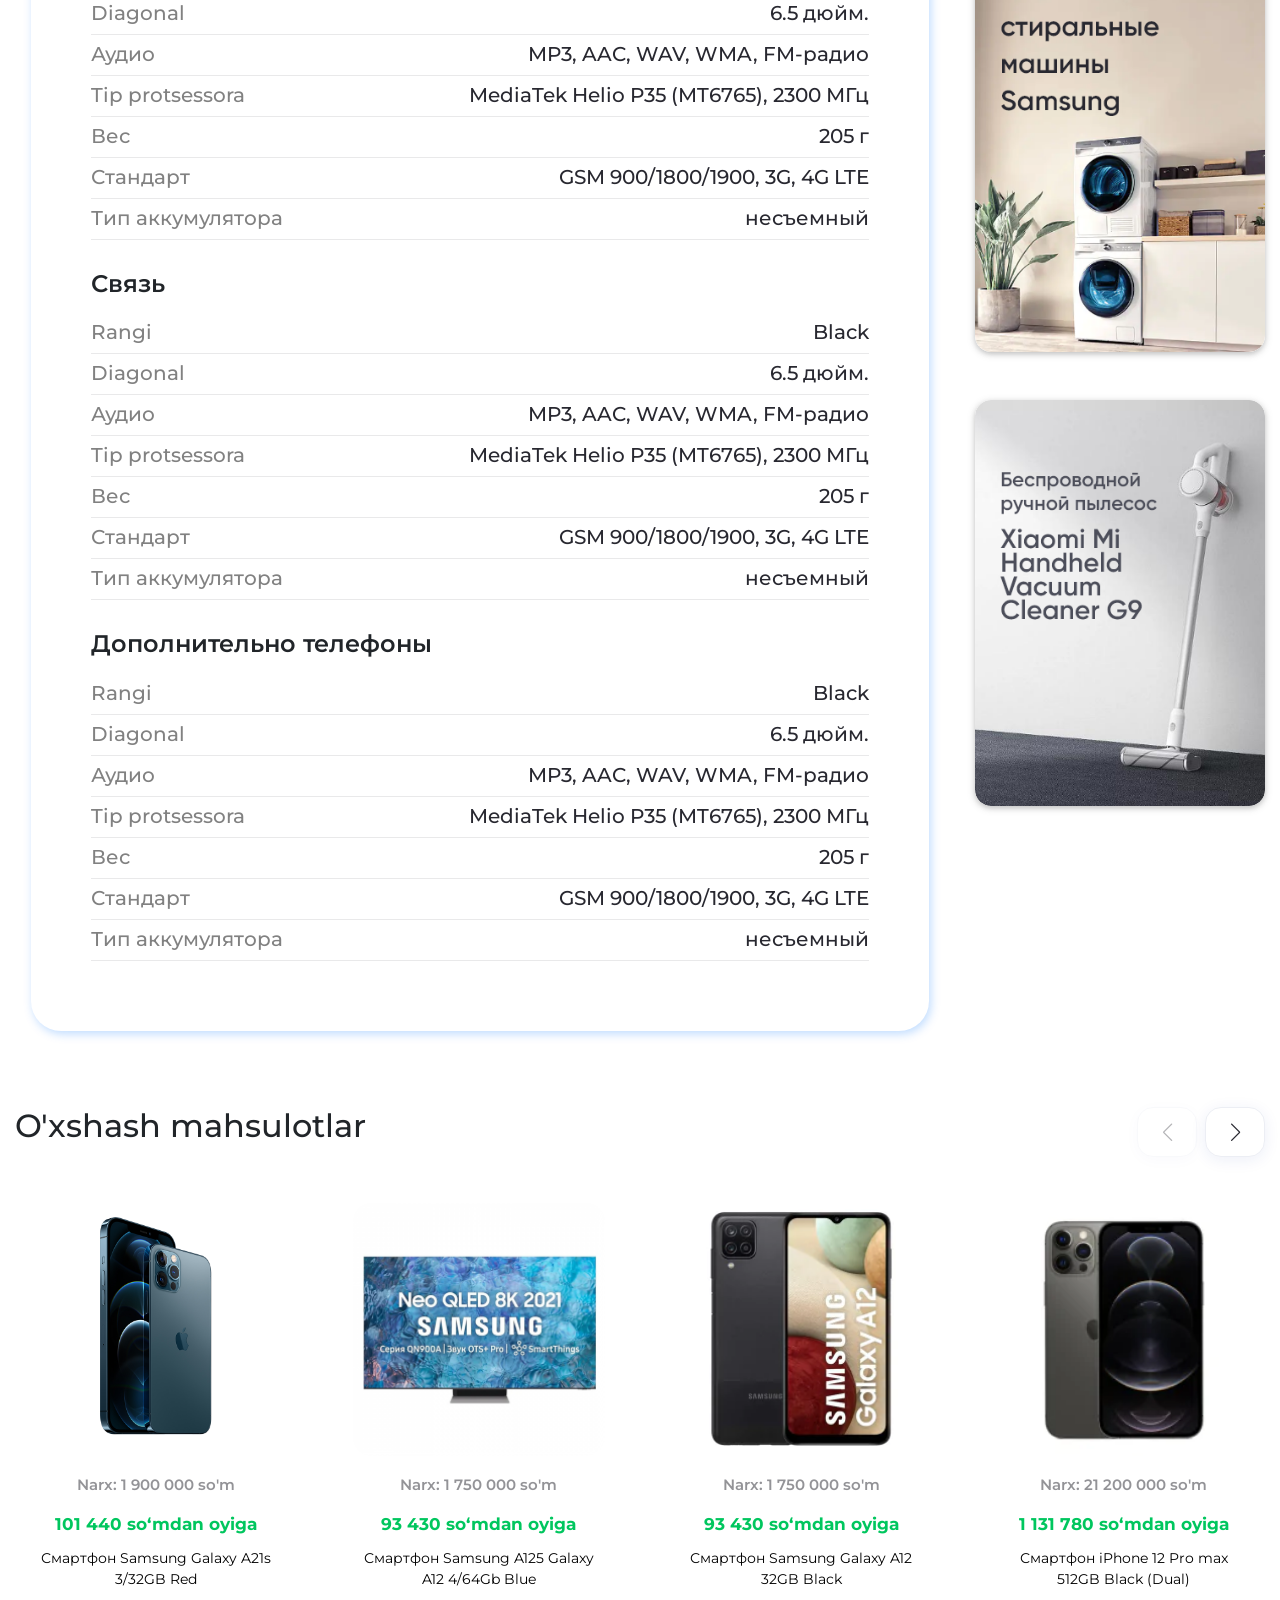
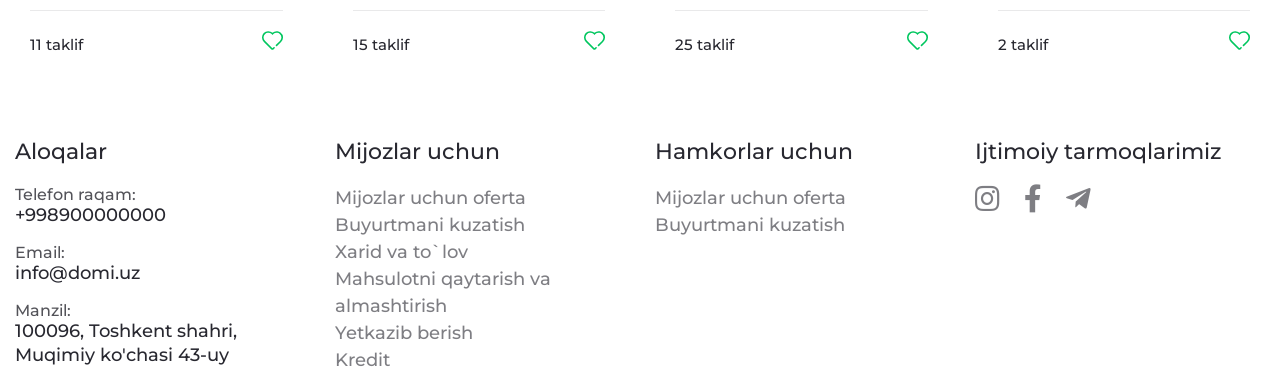
<file: pages/product.html>
<!DOCTYPE html>
<html lang="en">
  <head>
    <meta charset="UTF-8" />
    <meta http-equiv="X-UA-Compatible" content="IE=edge" />
    <meta name="viewport" content="width=device-width, initial-scale=1.0" />
    <link
      rel="stylesheet"
      href="/fontawesome-free-5.15.4-web/css/all.min.css"
    />
    <link rel="stylesheet" href="/css/bootstrap.css" />

    <link
      rel="stylesheet"
      href="https://cdn.jsdelivr.net/npm/@fancyapps/ui/dist/fancybox.css"
    />

    <link rel="stylesheet" href="/sass/secondary/secondary.css" />
    <link rel="stylesheet" href="/sass/main.css" />
    <link rel="stylesheet" href="/sass/product/product.css" />
    <link
      rel="stylesheet"
      href="https://unpkg.com/swiper@8/swiper-bundle.min.css"
    />
    <link rel="stylesheet" href="/css/swiper-navigation.css" />
    <title>Смартфон</title>
  </head>

  <body>
    <!-- Navigation -->
    <div class="nav-01">
      <div class="container">
        <div class="row align-items-center">
          <div class="col-1">
            <a href="/" class="logo">
              <img src="/img/logo.svg" alt="" class="w-100" />
            </a>
          </div>
          <div class="col-2 skoring">
            <a class="btn"
              ><i class="far fa-credit-card"></i>Skoringdan o`tish</a
            >
          </div>
          <div class="col-4 search">
            <form action="" method="get" class="d-flex align-items-center">
              <input
                type="text"
                class="form-control"
                name="search"
                placeholder="Mahsulotlarni qidirish"
              />
              <a href="" class="btn btn-danger"><i class="fa fa-search"></i></a>
            </form>
          </div>
          <div class="col-2 contact">
            <div class="nav_phone d-flex">
              <i class="fa fa-phone"></i>
              <p>+998 99 999 99 99</p>
            </div>
            <div class="nav_email d-flex">
              <i class="fa fa-envelope-open"></i>
              <p>southgroup@gmail.com</p>
            </div>
          </div>
          <div class="col-2 d-flex justify-content-end">
            <div class="my_Btn">
              <a class="btn btn-danger mr-2" href="#">Login</a>
            </div>
            <div class="my_Btn">
              <a class="btn btn-danger" href="#">Register</a>
            </div>
          </div>
        </div>
      </div>
    </div>

    <div class="nav-02">
      <div class="container">
        <div class="row align-items-center">
          <div class="col-12 d-flex align-items-center justify-content-between">
            <a href="" class="btn katalog">
              <i class="fas fa-th-list"></i>Katalog
            </a>
            <a href="" class="btn">Smartfonlar</a>
            <a href="" class="btn">Televizorlar</a>
            <a href="" class="btn">Kir yuvish mashinalari</a>
            <a href="" class="btn">Muzlatkichlar</a>
            <a href="" class="btn btn-light d-flex align-items-center">
              Hamkorlik Qilish <i class="ml-3 fas fa-handshake"></i>
            </a>
          </div>
        </div>
      </div>
    </div>
    <!-- Header -->

    <section class="view">
      <div class="container">
        <h1 class="section__title">Смартфон Samsung Galaxy A12 32GB Black</h1>
        <div class="row">
          <div class="col-9">
            <div class="view-left myShadow">
              <div class="view__main">
                <div class="row">
                  <!-- <div class="col-1">
                    <div class="swiper mySwiper">
                      <div class="swiper-wrapper d-flex flex-column">
                        <div class="swiper-slide">
                          <img src="../img/phone.webp" />
                        </div>
                        <div class="swiper-slide">
                          <img src="../img/phone.webp" />
                        </div>
                        <div class="swiper-slide">
                          <img src="../img/phone.webp" />
                        </div>
                      </div>
                    </div>
                  </div>
                  <div class="col-5">
                    <div
                      style="
                        --swiper-navigation-color: #fff;
                        --swiper-pagination-color: #fff;
                      "
                      class="swiper mySwiper2"
                    >
                      <div class="swiper-wrapper">
                        <div class="swiper-slide">
                          <img src="../img/phone.webp" />
                        </div>
                        <div class="swiper-slide">
                          <img src="../img/phone.webp" />
                        </div>
                        <div class="swiper-slide">
                          <img src="../img/phone.webp" />
                        </div>
                        <div class="swiper-slide">
                          <img src="../img/phone.webp" />
                        </div>
                        <div class="swiper-slide">
                          <img src="../img/phone.webp" />
                        </div>
                        <div class="swiper-slide">
                          <img src="../img/phone.webp" />
                        </div>
                        <div class="swiper-slide">
                          <img src="../img/phone.webp" />
                        </div>
                        <div class="swiper-slide">
                          <img src="../img/phone.webp" />
                        </div>
                        <div class="swiper-slide">
                          <img src="../img/phone.webp" />
                        </div>
                        <div class="swiper-slide">
                          <img src="../img/phone.webpg" />
                        </div>
                      </div>
                    </div>
                  </div> -->

                  <div class="col-1 leftCol">
                    <div class="swiper productSwiper">
                      <div class="swiper-wrapper d-flex flex-column">
                        <div class="swiper-slide">
                          <img src="../img/viewProduct/1.png" />
                        </div>
                        <div class="swiper-slide">
                          <img src="../img/viewProduct/2.webp" />
                        </div>
                        <div class="swiper-slide">
                          <img src="../img/viewProduct/3.png" />
                        </div>
                        <div class="swiper-slide">
                          <img src="../img/viewProduct/4.png" />
                        </div>
                      </div>
                    </div>
                  </div>

                  <div class="col-6 midCol">
                    <div
                      style="
                        --swiper-navigation-color: #fff;
                        --swiper-pagination-color: #fff;
                      "
                      class="swiper productSwiper2"
                    >
                      <div class="swiper-wrapper">
                        <div class="swiper-slide">
                          <a
                            href="../img/viewProduct/1.png"
                            data-fancybox="gallery"
                            data-caption="Optional caption"
                          >
                            <img src="../img/viewProduct/1.png" />
                          </a>
                        </div>
                        <div class="swiper-slide">
                          <a
                            href="../img/viewProduct/2.webp"
                            data-fancybox="gallery"
                            data-caption="Optional caption"
                          >
                            <img src="../img/viewProduct/2.webp" />
                          </a>
                        </div>
                        <div class="swiper-slide">
                          <a
                            href="../img/viewProduct/3.png"
                            data-fancybox="gallery"
                            data-caption="Optional caption"
                          >
                            <img src="../img/viewProduct/3.png" />
                          </a>
                        </div>
                        <div class="swiper-slide">
                          <a
                            href="../img/viewProduct/4.png"
                            data-fancybox="gallery"
                            data-caption="Optional caption"
                          >
                            <img src="../img/viewProduct/4.png" />
                          </a>
                        </div>
                      </div>
                      <div class="swiper-button-next"></div>
                      <div class="swiper-button-prev"></div>
                    </div>
                    <div class="swiper-pagination"></div>
                  </div>

                  <div class="col-5 ml-auto">
                    <div class="info">
                      <h1>Mahsulot haqida qisqacha</h1>
                      <table class="table table-borderless">
                        <tbody>
                          <tr>
                            <td class="text-left">Rangi</td>
                            <td class="text-right">Black</td>
                          </tr>
                          <tr>
                            <td class="text-left">Diagonal</td>
                            <td class="text-right">6.5 дюйм.</td>
                          </tr>
                          <tr>
                            <td class="text-left">Аудио</td>
                            <td class="text-right">
                              MP3, AAC, WAV, WMA, FM-радио
                            </td>
                          </tr>
                          <tr>
                            <td class="text-left">Tip protsessora</td>
                            <td class="text-right">
                              MediaTek Helio P35 (MT6765), 2300 МГц
                            </td>
                          </tr>
                          <tr>
                            <td class="text-left">Вес</td>
                            <td class="text-right">205 г</td>
                          </tr>
                          <tr>
                            <td class="text-left">Стандарт</td>
                            <td class="text-right">
                              GSM 900/1800/1900, 3G, 4G LTE
                            </td>
                          </tr>
                          <tr>
                            <td class="text-left">Тип аккумулятора</td>
                            <td class="text-right">несъемный</td>
                          </tr>
                          <tr>
                            <td class="text-left">Фонарик</td>
                            <td class="text-right">есть</td>
                          </tr>
                        </tbody>
                      </table>
                      <a
                        type="button"
                        class="btn w-100 mx-0 mb-0 all-btn waves-effect waves-light"
                        href="#viewTable"
                      >
                        Barcha xususiyatlar
                      </a>
                    </div>
                  </div>
                </div>
              </div>
            </div>
          </div>
          <div class="col-3">
            <div class="view-right myShadow">
              <div class="prices">
                <h6 class="full__price">1 820 000 <span>so‘m</span></h6>

                <h6 class="monthly__price">
                  97 170 <span>so‘mdan oyiga</span>
                </h6>
                <div class="delivery d-flex">
                  <i class="fas fa-truck"></i>
                  <h6 class="delivery__title">
                    Yetkazib berish narxi: 0 so‘m, Toshkent shahri
                  </h6>
                </div>
              </div>
              <div class="qanaqadir__link">
                <a href="#">Ellsev Maximus X/K</a>
              </div>
              <div class="w-100 mt-3">
                <button
                  class="btn m-0 btn-success price-btn w-100 waves-effect waves-light"
                >
                  Savatchaga qo'shish
                </button>
              </div>
            </div>
          </div>
        </div>
      </div>
    </section>

    <div class="offers">
      <div class="container">
        <div class="row">
          <div class="col-9">
            <h1>Barcha takliflar (11)</h1>

            <div class="myCard myShadow">
              <div class="d-flex align-items-center justify-content-between">
                <div>
                  <h2>2 229 999 so‘m</h2>
                  <h3>119 050 <span>so‘mdan oyiga</span></h3>
                  <a href="#">Samsung dehkonbozor</a>
                </div>

                <div class="line"></div>

                <div class="d-flex align-items-center">
                  <i class="fas fa-truck"></i>
                  <h4>Yetkazib berish narxi: 30 000 so‘m, Toshkent shahri</h4>
                </div>

                <button
                  class="btn myBtn btn m-0 btn-success price-btn waves-effect waves-light"
                >
                  Savatchaga qo'shish
                </button>
              </div>
            </div>

            <div class="myCard myShadow">
              <div class="d-flex align-items-center justify-content-between">
                <div>
                  <h2>2 229 999 so‘m</h2>
                  <h3>119 050 <span>so‘mdan oyiga</span></h3>
                  <a href="#">Samsung dehkonbozor</a>
                </div>

                <div class="line"></div>

                <div class="d-flex align-items-center">
                  <i class="fas fa-truck"></i>
                  <h4>Yetkazib berish narxi: 30 000 so‘m, Toshkent shahri</h4>
                </div>

                <button
                  class="btn myBtn btn m-0 btn-success price-btn waves-effect waves-light"
                >
                  Savatchaga qo'shish
                </button>
              </div>
            </div>

            <div class="myCard myShadow">
              <div class="d-flex align-items-center justify-content-between">
                <div>
                  <h2>2 229 999 so‘m</h2>
                  <h3>119 050 <span>so‘mdan oyiga</span></h3>
                  <a href="#">Samsung dehkonbozor</a>
                </div>

                <div class="line"></div>

                <div class="d-flex align-items-center">
                  <i class="fas fa-truck"></i>
                  <h4>Yetkazib berish narxi: 30 000 so‘m, Toshkent shahri</h4>
                </div>

                <button
                  class="btn myBtn btn m-0 btn-success price-btn waves-effect waves-light"
                >
                  Savatchaga qo'shish
                </button>
              </div>
            </div>

            <div class="myCard myShadow">
              <div class="d-flex align-items-center justify-content-between">
                <div>
                  <h2>2 229 999 so‘m</h2>
                  <h3>119 050 <span>so‘mdan oyiga</span></h3>
                  <a href="#">Samsung dehkonbozor</a>
                </div>

                <div class="line"></div>

                <div class="d-flex align-items-center">
                  <i class="fas fa-truck"></i>
                  <h4>Yetkazib berish narxi: 30 000 so‘m, Toshkent shahri</h4>
                </div>

                <button
                  class="btn myBtn btn m-0 btn-success price-btn waves-effect waves-light"
                >
                  Savatchaga qo'shish
                </button>
              </div>
            </div>

            <div class="myCard myShadow">
              <div class="d-flex align-items-center justify-content-between">
                <div>
                  <h2>2 229 999 so‘m</h2>
                  <h3>119 050 <span>so‘mdan oyiga</span></h3>
                  <a href="#">Samsung dehkonbozor</a>
                </div>

                <div class="line"></div>

                <div class="d-flex align-items-center">
                  <i class="fas fa-truck"></i>
                  <h4>Yetkazib berish narxi: 30 000 so‘m, Toshkent shahri</h4>
                </div>

                <button
                  class="btn myBtn btn m-0 btn-success price-btn waves-effect waves-light"
                >
                  Savatchaga qo'shish
                </button>
              </div>
            </div>

            <div class="myCard myShadow">
              <div class="d-flex align-items-center justify-content-between">
                <div>
                  <h2>2 229 999 so‘m</h2>
                  <h3>119 050 <span>so‘mdan oyiga</span></h3>
                  <a href="#">Samsung dehkonbozor</a>
                </div>

                <div class="line"></div>

                <div class="d-flex align-items-center">
                  <i class="fas fa-truck"></i>
                  <h4>Yetkazib berish narxi: 30 000 so‘m, Toshkent shahri</h4>
                </div>

                <button
                  class="btn myBtn btn m-0 btn-success price-btn waves-effect waves-light"
                >
                  Savatchaga qo'shish
                </button>
              </div>
            </div>

            <div class="myCard myShadow">
              <div class="d-flex align-items-center justify-content-between">
                <div>
                  <h2>2 229 999 so‘m</h2>
                  <h3>119 050 <span>so‘mdan oyiga</span></h3>
                  <a href="#">Samsung dehkonbozor</a>
                </div>

                <div class="line"></div>

                <div class="d-flex align-items-center">
                  <i class="fas fa-truck"></i>
                  <h4>Yetkazib berish narxi: 30 000 so‘m, Toshkent shahri</h4>
                </div>

                <button
                  class="btn myBtn btn m-0 btn-success price-btn waves-effect waves-light"
                >
                  Savatchaga qo'shish
                </button>
              </div>
            </div>
          </div>

          <div class="col-3 d-none d-lg-block pop-pro-sidebar">
            <a href="">
              <img src="/img/sidebar-01.png" class="w-100" alt="" />
            </a>
            <a href="" class="mt-5">
              <img src="/img/sidebar-02.png" alt="" class="w-100" />
            </a>
            <!-- <a href="" class="mt-5">
              <img src="/img/sidebar-03.png" alt="" class="w-100" />
            </a>
            <a href="" class="mt-5">
              <img src="/img/sidebar-04.png" alt="" class="w-100" />
            </a>
            <a href="" class="mt-5">
              <img src="/img/sidebar-01.png" alt="" class="w-100" />
            </a> -->
          </div>
        </div>
      </div>
    </div>

    <section class="viewTable" id="viewTable">
      <div class="container">
        <div class="row">
          <div class="col-9">
            <div class="section-info">
              <h1>Xususiyatlar</h1>
              <div class="info myShadow">
                <h4>Obshie xarakteristiki</h4>
                <table class="table table-borderless">
                  <tbody>
                    <tr>
                      <td class="text-left">Rangi</td>
                      <td class="text-right">Black</td>
                    </tr>
                    <tr>
                      <td class="text-left">Diagonal</td>
                      <td class="text-right">6.5 дюйм.</td>
                    </tr>
                    <tr>
                      <td class="text-left">Аудио</td>
                      <td class="text-right">MP3, AAC, WAV, WMA, FM-радио</td>
                    </tr>
                    <tr>
                      <td class="text-left">Tip protsessora</td>
                      <td class="text-right">
                        MediaTek Helio P35 (MT6765), 2300 МГц
                      </td>
                    </tr>
                    <tr>
                      <td class="text-left">Вес</td>
                      <td class="text-right">205 г</td>
                    </tr>
                    <tr>
                      <td class="text-left">Стандарт</td>
                      <td class="text-right">GSM 900/1800/1900, 3G, 4G LTE</td>
                    </tr>
                    <tr>
                      <td class="text-left">Тип аккумулятора</td>
                      <td class="text-right">несъемный</td>
                    </tr>
                  </tbody>
                </table>
                <h4>Экран</h4>
                <table class="table table-borderless">
                  <tbody>
                    <tr>
                      <td class="text-left">Rangi</td>
                      <td class="text-right">Black</td>
                    </tr>
                    <tr>
                      <td class="text-left">Diagonal</td>
                      <td class="text-right">6.5 дюйм.</td>
                    </tr>
                    <tr>
                      <td class="text-left">Аудио</td>
                      <td class="text-right">MP3, AAC, WAV, WMA, FM-радио</td>
                    </tr>
                    <tr>
                      <td class="text-left">Tip protsessora</td>
                      <td class="text-right">
                        MediaTek Helio P35 (MT6765), 2300 МГц
                      </td>
                    </tr>
                    <tr>
                      <td class="text-left">Вес</td>
                      <td class="text-right">205 г</td>
                    </tr>
                    <tr>
                      <td class="text-left">Стандарт</td>
                      <td class="text-right">GSM 900/1800/1900, 3G, 4G LTE</td>
                    </tr>
                    <tr>
                      <td class="text-left">Тип аккумулятора</td>
                      <td class="text-right">несъемный</td>
                    </tr>
                  </tbody>
                </table>
                <h4>Multimediyniye vozmojnosti</h4>
                <table class="table table-borderless">
                  <tbody>
                    <tr>
                      <td class="text-left">Rangi</td>
                      <td class="text-right">Black</td>
                    </tr>
                    <tr>
                      <td class="text-left">Diagonal</td>
                      <td class="text-right">6.5 дюйм.</td>
                    </tr>
                    <tr>
                      <td class="text-left">Аудио</td>
                      <td class="text-right">MP3, AAC, WAV, WMA, FM-радио</td>
                    </tr>
                    <tr>
                      <td class="text-left">Tip protsessora</td>
                      <td class="text-right">
                        MediaTek Helio P35 (MT6765), 2300 МГц
                      </td>
                    </tr>
                    <tr>
                      <td class="text-left">Вес</td>
                      <td class="text-right">205 г</td>
                    </tr>
                    <tr>
                      <td class="text-left">Стандарт</td>
                      <td class="text-right">GSM 900/1800/1900, 3G, 4G LTE</td>
                    </tr>
                    <tr>
                      <td class="text-left">Тип аккумулятора</td>
                      <td class="text-right">несъемный</td>
                    </tr>
                  </tbody>
                </table>
                <h4>Связь</h4>
                <table class="table table-borderless">
                  <tbody>
                    <tr>
                      <td class="text-left">Rangi</td>
                      <td class="text-right">Black</td>
                    </tr>
                    <tr>
                      <td class="text-left">Diagonal</td>
                      <td class="text-right">6.5 дюйм.</td>
                    </tr>
                    <tr>
                      <td class="text-left">Аудио</td>
                      <td class="text-right">MP3, AAC, WAV, WMA, FM-радио</td>
                    </tr>
                    <tr>
                      <td class="text-left">Tip protsessora</td>
                      <td class="text-right">
                        MediaTek Helio P35 (MT6765), 2300 МГц
                      </td>
                    </tr>
                    <tr>
                      <td class="text-left">Вес</td>
                      <td class="text-right">205 г</td>
                    </tr>
                    <tr>
                      <td class="text-left">Стандарт</td>
                      <td class="text-right">GSM 900/1800/1900, 3G, 4G LTE</td>
                    </tr>
                    <tr>
                      <td class="text-left">Тип аккумулятора</td>
                      <td class="text-right">несъемный</td>
                    </tr>
                  </tbody>
                </table>
                <h4>Дополнительно телефоны</h4>
                <table class="table table-borderless">
                  <tbody>
                    <tr>
                      <td class="text-left">Rangi</td>
                      <td class="text-right">Black</td>
                    </tr>
                    <tr>
                      <td class="text-left">Diagonal</td>
                      <td class="text-right">6.5 дюйм.</td>
                    </tr>
                    <tr>
                      <td class="text-left">Аудио</td>
                      <td class="text-right">MP3, AAC, WAV, WMA, FM-радио</td>
                    </tr>
                    <tr>
                      <td class="text-left">Tip protsessora</td>
                      <td class="text-right">
                        MediaTek Helio P35 (MT6765), 2300 МГц
                      </td>
                    </tr>
                    <tr>
                      <td class="text-left">Вес</td>
                      <td class="text-right">205 г</td>
                    </tr>
                    <tr>
                      <td class="text-left">Стандарт</td>
                      <td class="text-right">GSM 900/1800/1900, 3G, 4G LTE</td>
                    </tr>
                    <tr>
                      <td class="text-left">Тип аккумулятора</td>
                      <td class="text-right">несъемный</td>
                    </tr>
                  </tbody>
                </table>
              </div>
            </div>
          </div>

          <div class="col-3 d-none d-lg-block pop-pro-sidebar">
            <a href="">
              <img src="/img/sidebar-01.png" class="w-100" alt="" />
            </a>
            <a href="" class="mt-5">
              <img src="/img/sidebar-02.png" alt="" class="w-100" />
            </a>
            <a href="" class="mt-5">
              <img src="/img/sidebar-03.png" alt="" class="w-100" />
            </a>
            <a href="" class="mt-5">
              <img src="/img/sidebar-04.png" alt="" class="w-100" />
            </a>
          </div>
        </div>
      </div>
    </section>

    <div class="sameProducts ">
      <div class="container">
        <div class="row">
          <h2 class="col-7">O'xshash mahsulotlar</h2>
          <div class="col-2 d-flex justify-content-end ml-auto">
            <div class="swiper-button-prev" id="swp-btn-prev"></div>
            <div class="swiper-button-next ml-2" id="swp-btn-next"></div>
          </div>

          <div
            class="productSwiper3 swiper mySwiper-products mt-3"
            style="height: inherit"
          >
            <div class="swiper-wrapper">
              <div class="swiper-slide d-flex flex-column">
                <a class="myCard" href="">
                  <img
                    src="/img/pop-category-01.jpg"
                    class="swiper-lazy"
                    alt=""
                  />
                  <h5>Narx: 1 900 000 so'm</h5>
                  <h4>101 440 <span>so‘mdan oyiga</span></h4>
                  <p>Смартфон Samsung Galaxy A21s 3/32GB Red</p>

                  <div class="line"></div>

                  <div
                    class="d-flex align-items-center justify-content-between w-100"
                  >
                    <h3>11 taklif</h3>
                    <div class="heart scales">
                      <i class="icon icon-heart scales"></i>
                    </div>
                  </div>
                </a>
              </div>

              <div class="swiper-slide d-flex flex-column">
                <a class="myCard" href="">
                  <img
                    src="../img/new-products/3.png"
                    class="swiper-lazy"
                    alt=""
                  />
                  <h5>Narx: 1 750 000 so'm</h5>
                  <h4>93 430 <span> so‘mdan oyiga</span></h4>
                  <p>Смартфон Samsung A125 Galaxy A12 4/64Gb Blue</p>

                  <div class="line"></div>

                  <div
                    class="d-flex align-items-center justify-content-between w-100"
                  >
                    <h3>15 taklif</h3>
                    <div class="heart scales">
                      <i class="icon icon-heart scales"></i>
                    </div>
                  </div>
                </a>
              </div>

              <div class="swiper-slide d-flex flex-column">
                <a class="myCard" href="">
                  <img
                    src="../img/popular-products/2.webp"
                    class="swiper-lazy"
                    alt=""
                  />
                  <h5>Narx: 1 750 000 so'm</h5>
                  <h4>93 430 <span>so‘mdan oyiga </span></h4>
                  <p>Смартфон Samsung Galaxy A12 32GB Black</p>

                  <div class="line"></div>

                  <div
                    class="d-flex align-items-center justify-content-between w-100"
                  >
                    <h3>25 taklif</h3>
                    <div class="heart scales">
                      <i class="icon icon-heart scales"></i>
                    </div>
                  </div>
                </a>
              </div>

              <div class="swiper-slide d-flex flex-column">
                <a class="myCard" href="">
                  <img
                    src="../img/popular-products/3.webp"
                    class="swiper-lazy"
                    alt=""
                  />
                  <h5>Narx: 21 200 000 so'm</h5>
                  <h4>1 131 780 <span> so‘mdan oyiga </span></h4>
                  <p>Смартфон iPhone 12 Pro max 512GB Black (Dual)</p>

                  <div class="line"></div>

                  <div
                    class="d-flex align-items-center justify-content-between w-100"
                  >
                    <h3>2 taklif</h3>
                    <div class="heart scales">
                      <i class="icon icon-heart scales"></i>
                    </div>
                  </div>
                </a>
              </div>

              <div class="swiper-slide d-flex flex-column">
                <a class="myCard" href="">
                  <img
                    src="../img/popular-products/4.webp"
                    class="swiper-lazy"
                    alt=""
                  />
                  <h5>Narx: 1 900 000 so'm</h5>
                  <h4>101 440 <span>so‘mdan oyiga </span></h4>
                  <p>Смартфон Samsung Galaxy A21s 3/32GB black</p>

                  <div class="line"></div>

                  <div
                    class="d-flex align-items-center justify-content-between w-100"
                  >
                    <h3>3 taklif</h3>
                    <div class="heart scales">
                      <i class="icon icon-heart scales"></i>
                    </div>
                  </div>
                </a>
              </div>
            </div>
          </div>
        </div>
      </div>
    </div>
    <!-- Footer -->
    <footer class="footer mt-5">
      <div class="container">
        <div class="row">
          <div class="col-3">
            <div class="connection">
              <h6 class="footer__title">Aloqalar</h6>
              <div class="tel" style="margin-bottom: 15px">
                <p>Telefon raqam:</p>
                <a class="footer__link" href="tel:">+998900000000</a>
              </div>
              <div class="mail" style="margin-bottom: 15px">
                <p>Email:</p>
                <a class="footer__link" href="mailto:">info@domi.uz</a>
              </div>
              <div class="address">
                <p>Manzil:</p>
                <a class="footer__link" href="#"
                  >100096, Toshkent shahri, Muqimiy ko'chasi 43-uy</a
                >
              </div>
            </div>
          </div>
          <div class="col-3">
            <div class="forclients">
              <h6 class="footer__title">Mijozlar uchun</h6>
              <ul>
                <li>
                  <a class="footer__links" href="#">Mijozlar uchun oferta</a>
                </li>
                <li>
                  <a class="footer__links" href="#">Buyurtmani kuzatish</a>
                </li>
                <li><a class="footer__links" href="#">Xarid va to`lov</a></li>
                <li>
                  <a class="footer__links" href="#"
                    >Mahsulotni qaytarish va almashtirish</a
                  >
                </li>
                <li><a class="footer__links" href="#">Yetkazib berish</a></li>
                <li><a class="footer__links" href="#">Kredit</a></li>
              </ul>
            </div>
          </div>
          <div class="col-3">
            <div class="partners">
              <h6 class="footer__title">Hamkorlar uchun</h6>
              <ul>
                <li>
                  <a class="footer__links" href="#">Mijozlar uchun oferta</a>
                </li>
                <li>
                  <a class="footer__links" href="#">Buyurtmani kuzatish</a>
                </li>
              </ul>
            </div>
          </div>
          <div class="col-3">
            <div class="socials">
              <h6 class="footer__title">Ijtimoiy tarmoqlarimiz</h6>
              <a href="#" class="fab fa-instagram"></a>
              <a href="#" class="fab fa-facebook-f"></a>
              <a href="#" class="fab fa-telegram-plane"></a>
            </div>
          </div>
        </div>
      </div>
    </footer>

    <script src="https://cdn.jsdelivr.net/npm/@fancyapps/ui@4.0/dist/fancybox.umd.js"></script>

    <script src="https://unpkg.com/swiper/swiper-bundle.min.js"></script>

    <script>
      var swiper = new Swiper(".productSwiper", {
        spaceBetween: 10,
        slidesPerView: 4,
        freeMode: true,
        watchSlidesProgress: true,
      });

      var swiper2 = new Swiper(".productSwiper2", {
        pagination: {
          el: ".swiper-pagination",
          dynamicBullets: true,
        },
        navigation: {
          nextEl: ".swiper-button-next",
          prevEl: ".swiper-button-prev",
        },
        thumbs: {
          swiper: swiper,
        },
      });

      var swiper3 = new Swiper(".productSwiper3", {
        spaceBetween: 10,
        slidesPerView: 4,
        navigation: {
          nextEl: ".swiper-button-next",
          prevEl: ".swiper-button-prev",
        },
        thumbs: {
          swiper: swiper,
        },
      });
    </script>
  </body>
</html>
</file>
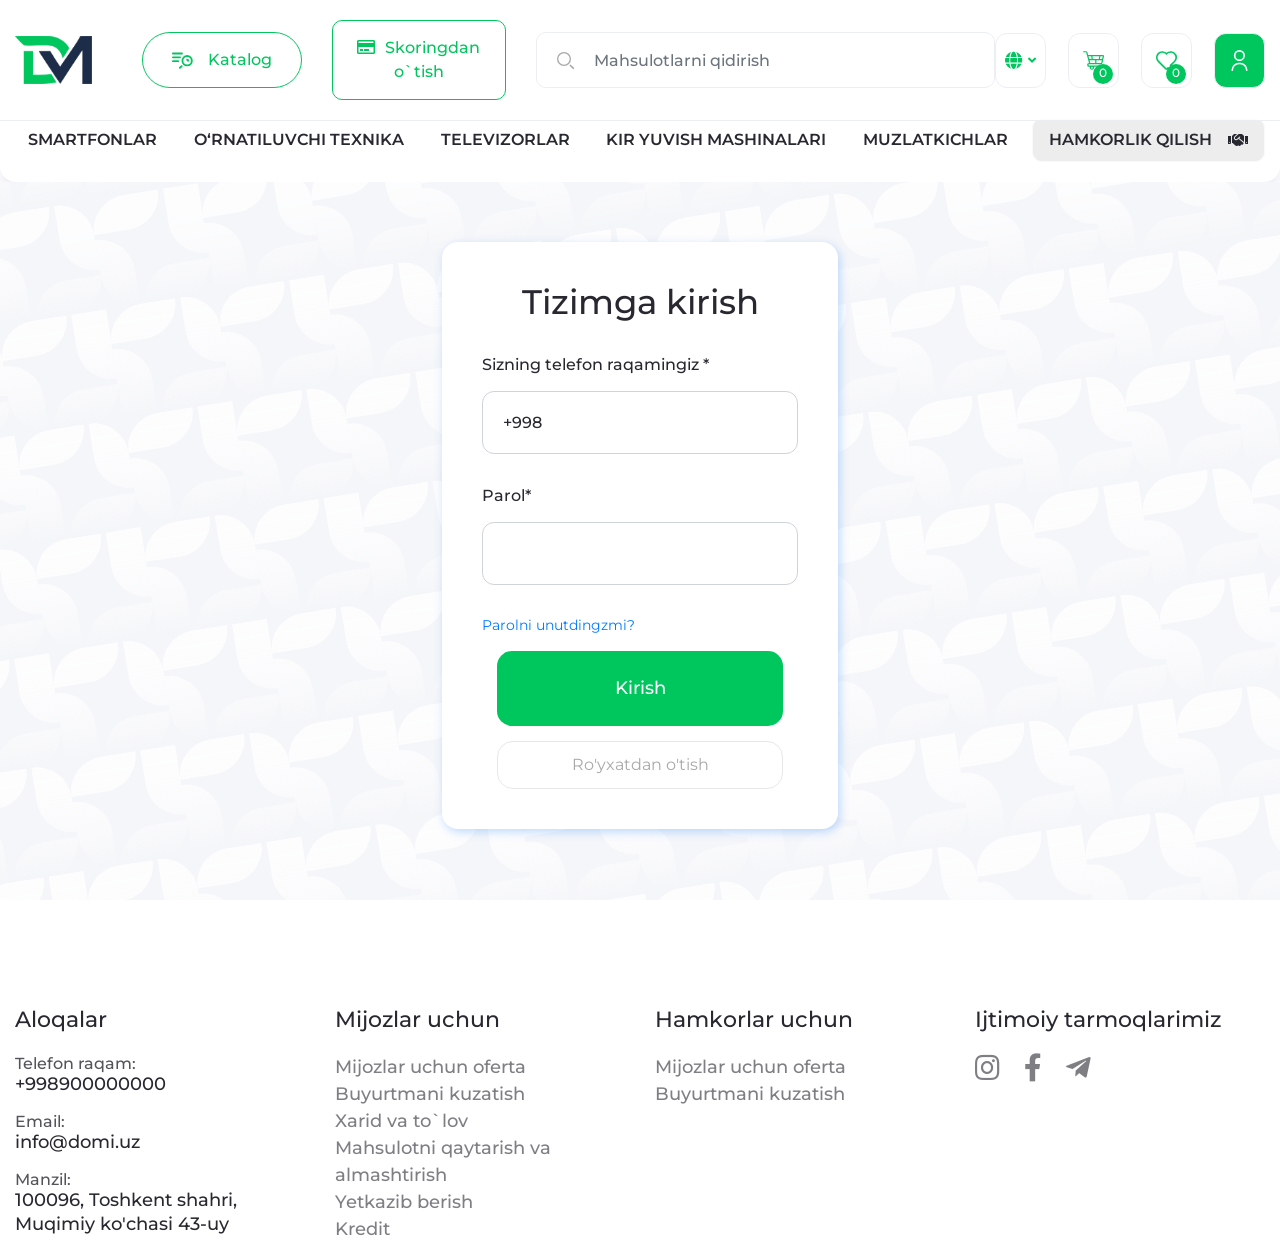
<file: pages/scoring.html>
<!DOCTYPE html>
<html lang="en">
  <head>
    <meta charset="UTF-8" />
    <meta http-equiv="X-UA-Compatible" content="IE=edge" />
    <meta name="viewport" content="width=device-width, initial-scale=1.0" />
    <link
      rel="stylesheet"
      href="/fontawesome-free-5.15.4-web/css/all.min.css"
    />
    <link rel="stylesheet" href="/css/bootstrap.css" />

    <link rel="stylesheet" href="/sass/secondary/secondary.css" />
    <link rel="stylesheet" href="/sass/main.css" />
    <link rel="stylesheet" href="/sass/third/third.css" />

    <title>Смартфон</title>
  </head>

  <body>
    <!-- Navigation -->

    <div id="nav" class="nav-01">
      <div class="container">
        <div class="row align-items-center">
          <div class="col-1">
            <a href="/" class="logo">
              <img src="/img/logo.png" alt="" class="w-100" />
            </a>
          </div>
          <div class="col-11 skoring d-flex align-items-center">
            <a href="#" class="catalog">
              <i class="icon icon-search"></i> Katalog</a
            >
            <a href="pages/scoring" class="btn"
              ><i class="far fa-credit-card"></i>Skoringdan o`tish</a
            >
            <form>
              <i class=""><img src="/img/search.svg" alt="" /></i>
              <input
                type="text"
                placeholder="Mahsulotlarni qidirish"
                class="form-control"
              />
            </form>

            <div class="d-flex align-items-center ml-auto">
              <div class="world">
                <i class="fas fa-globe"></i>
                <i class="fas fa-angle-down"></i>

                <div class="langWrap">
                  <a href="#">Русский</a>
                  <a href="#">Oʻzbekcha</a>
                </div>
              </div>
              <div class="cart">
                <i class="icon icon-cart"></i>
                <h5>0</h5>
              </div>
              <div class="heart">
                <i class="icon icon-heart"></i>
                <h5>0</h5>
              </div>
              <div class="user">
                <img src="/img/user.svg" alt="" />
              </div>
            </div>
          </div>
          <!-- <div class="col-4 search">
            </div>
            <div class="col-2 contact">
            </div>
            <div class="col-2 d-flex justify-content-end">
            </div> -->
        </div>
      </div>
    </div>

    <div class="navbarLine"></div>

    <div class="nav-02">
      <div class="container">
        <div class="row align-items-center">
          <div class="col-12 d-flex align-items-center justify-content-between">
            <!-- <a href="" class="btn katalog">
                <i class="fas fa-th-list"></i>Katalog
              </a> -->
            <a href="catalog/phone.html" class="btn">Smartfonlar</a>
            <a href="catalog/phone.html" class="btn"
              >O‘rnatiluvchi texnika</a
            >
            <a href="" class="btn">Televizorlar</a>
            <a href="" class="btn">Kir yuvish mashinalari</a>
            <a href="" class="btn">Muzlatkichlar</a>
            <a href="" class="btn btn-light d-flex align-items-center">
              Hamkorlik Qilish <i class="ml-3 fas fa-handshake"></i>
            </a>
          </div>
        </div>
      </div>
    </div>

    <div class="scoring">
      <div class="container">
        <div class="row">
          <div class="col-4 mx-auto">
            <div class="cards myShadow">
              <h1>Tizimga kirish</h1>
              <form action="POST">
                <div class="numberWrap">
                  <label for="phone">Sizning telefon raqamingiz *</label>
                  <label class="label" for="phone">+998</label>
                  <input
                    required
                    type="number"
                    class="form-control"
                    id="phone"
                  />
                </div>

                <label for="password">Parol*</label>
                <input
                  required
                  type="password"
                  class="form-control"
                  id="password"
                />
              </form>

              <a class="a" href="#">Parolni unutdingzmi?</a>

              <a href="#" class="main btn">Kirish</a>
              <a href="#" class="btn"> Ro'yxatdan o'tish </a>
            </div>
          </div>
        </div>
      </div>
    </div>

    <!-- Footer -->
    <footer class="footer mt-5">
      <div class="container">
        <div class="row">
          <div class="col-3">
            <div class="connection">
              <h6 class="footer__title">Aloqalar</h6>
              <div class="tel" style="margin-bottom: 15px">
                <p>Telefon raqam:</p>
                <a class="footer__link" href="tel:">+998900000000</a>
              </div>
              <div class="mail" style="margin-bottom: 15px">
                <p>Email:</p>
                <a class="footer__link" href="mailto:">info@domi.uz</a>
              </div>
              <div class="address">
                <p>Manzil:</p>
                <a class="footer__link" href="#"
                  >100096, Toshkent shahri, Muqimiy ko'chasi 43-uy</a
                >
              </div>
            </div>
          </div>
          <div class="col-3">
            <div class="forclients">
              <h6 class="footer__title">Mijozlar uchun</h6>
              <ul>
                <li>
                  <a class="footer__links" href="#">Mijozlar uchun oferta</a>
                </li>
                <li>
                  <a class="footer__links" href="#">Buyurtmani kuzatish</a>
                </li>
                <li><a class="footer__links" href="#">Xarid va to`lov</a></li>
                <li>
                  <a class="footer__links" href="#"
                    >Mahsulotni qaytarish va almashtirish</a
                  >
                </li>
                <li><a class="footer__links" href="#">Yetkazib berish</a></li>
                <li><a class="footer__links" href="#">Kredit</a></li>
              </ul>
            </div>
          </div>
          <div class="col-3">
            <div class="partners">
              <h6 class="footer__title">Hamkorlar uchun</h6>
              <ul>
                <li>
                  <a class="footer__links" href="#">Mijozlar uchun oferta</a>
                </li>
                <li>
                  <a class="footer__links" href="#">Buyurtmani kuzatish</a>
                </li>
              </ul>
            </div>
          </div>
          <div class="col-3">
            <div class="socials">
              <h6 class="footer__title">Ijtimoiy tarmoqlarimiz</h6>
              <a href="#" class="fab fa-instagram"></a>
              <a href="#" class="fab fa-facebook-f"></a>
              <a href="#" class="fab fa-telegram-plane"></a>
            </div>
          </div>
        </div>
      </div>
    </footer>
  </body>
</html>
</file>
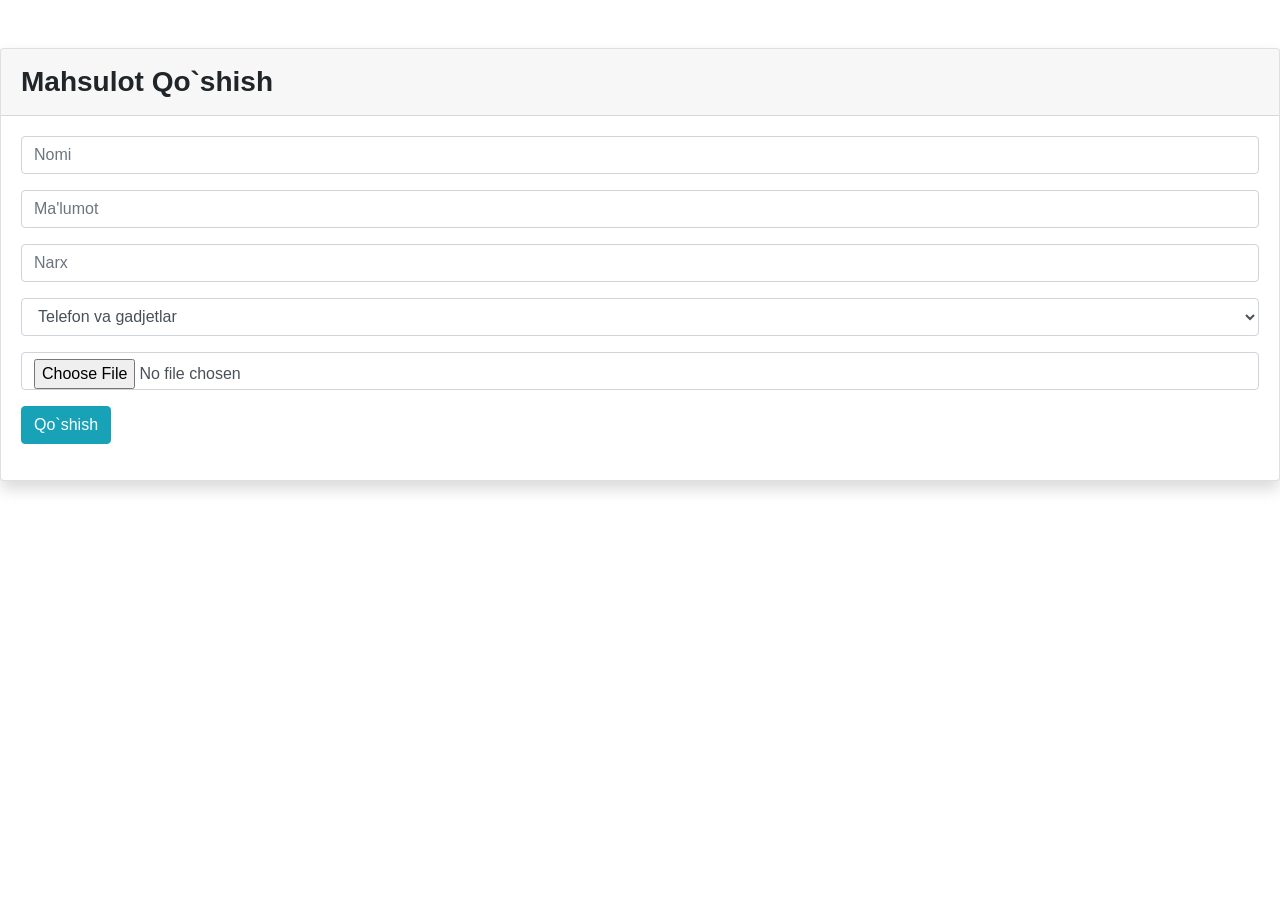
<file: pages/admin/add-product.html>
<!DOCTYPE html>
<html lang="en">
  <head>
    <meta charset="UTF-8" />
    <meta http-equiv="X-UA-Compatible" content="IE=edge" />
    <meta name="viewport" content="width=device-width, initial-scale=1.0" />
    <link rel="stylesheet" href="/css/bootstrap.css" />
    <title>Document</title>
  </head>
  <body>
    <div class="card shadow mt-5">
      <div
        class="card-header py-3 d-flex justify-content-between align-items-center h-100 w-100"
      >
        <div class="">
          <h3 class="m-0 font-weight-bold text-p">Mahsulot Qo`shish</h3>
        </div>
      </div>
      <div class="card-body">
        <form action="#" method="post" enctype="multipart/form-data">
          <div class="form-group">
            <input
              type="text"
              class="form-control"
              placeholder="Nomi"
              name="title"
              required
            />
          </div>

          <div class="form-group">
            <input
              type="text"
              id="titleDescription"
              class="form-control"
              name="description"
              required
              placeholder="Ma'lumot"
            />
          </div>

          <div class="form-group">
            <input
              type="number"
              id="titlePrice"
              class="form-control"
              name="price"
              required
              placeholder="Narx"
            />
          </div>

          <div class="form-group">
            <select name="category_id" class="form-control" id="selectCategory">
              <option value="#">Telefon va gadjetlar</option>
            </select>
          </div>

          <div class="form-group">
            <input
              type="file"
              id="titleIMage"
              class="form-control"
              name="image"
            />
          </div>

          <div class="form-group">
            <button type="submit" class="btn btn-info">Qo`shish</button>
          </div>
        </form>
      </div>
    </div>
  </body>
</html>
</file>
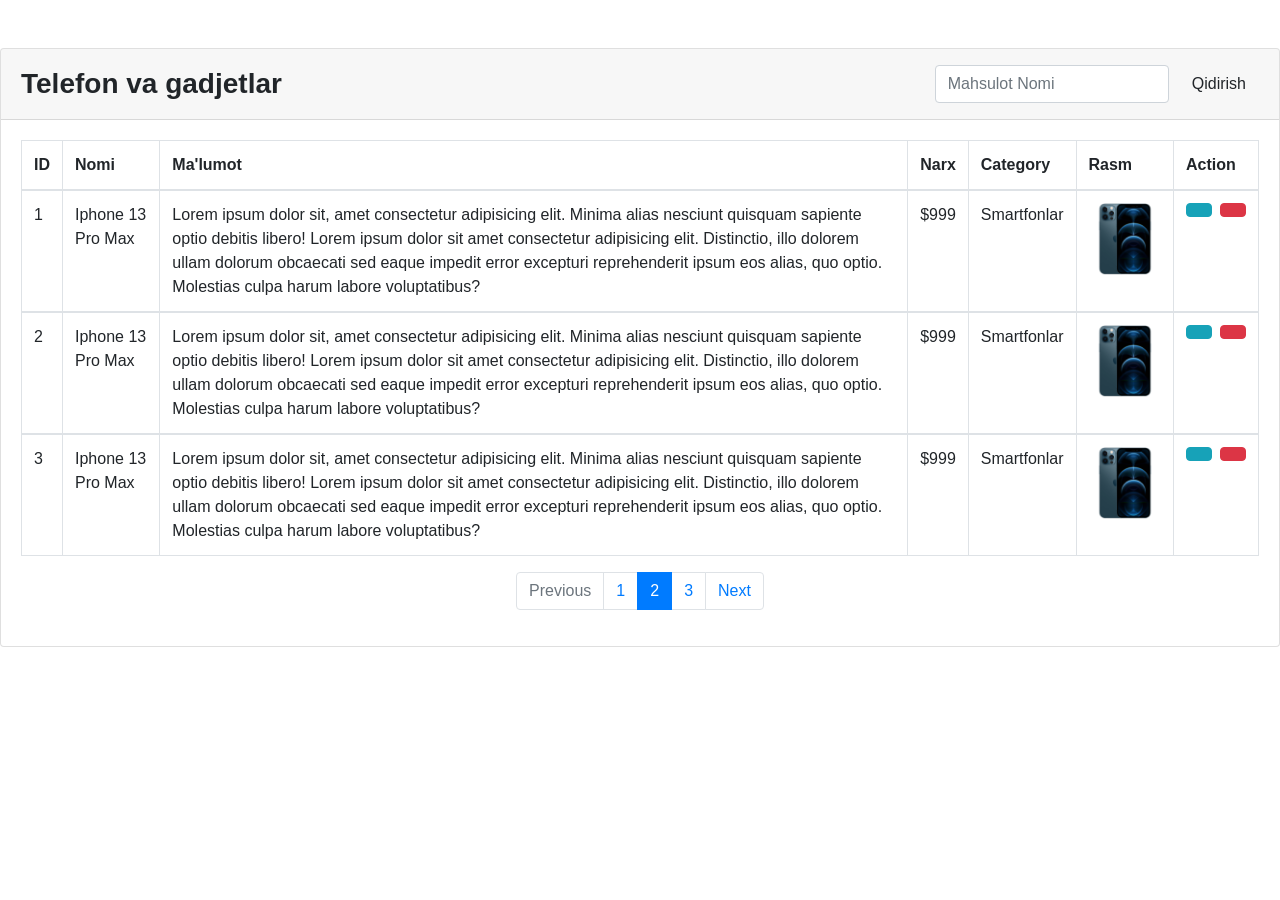
<file: pages/admin/all-product.html>
<!DOCTYPE html>
<html lang="en">
  <head>
    <meta charset="UTF-8" />
    <meta http-equiv="X-UA-Compatible" content="IE=edge" />
    <meta name="viewport" content="width=device-width, initial-scale=1.0" />
    <link rel="stylesheet" href="/css/bootstrap.css" />
    <title>Document</title>
  </head>
  <body>
    <div class="card mt-5">
      <div
        class="card-header py-3 d-flex justify-content-between align-items-center h-100 w-100"
      >
        <div class="">
          <h3 class="m-0 font-weight-bold text-p">Telefon va gadjetlar</h3>
        </div>
        <form type="get" action="#">
          <div class="d-flex">
            <div class="" style="margin-right: 10px">
              <input
                class="form-control mr-sm-2"
                type="search"
                name="query"
                placeholder="Mahsulot Nomi"
                aria-label="Search"
              />
            </div>
            <div class="">
              <button class="btn myBtn" type="submit">Qidirish</button>
            </div>
          </div>
        </form>
      </div>
      <div class="card-body">
        <div class="table-responsive">
          <table
            class="table table-bordered"
            id="datatable"
            width="100%"
            cellspacing="0"
          >
            <thead>
              <tr>
                <th>ID</th>
                <th>Nomi</th>
                <th>Ma'lumot</th>
                <th>Narx</th>
                <th>Category</th>
                <th>Rasm</th>
                <th>Action</th>
              </tr>
            </thead>
            <tbody>
              <td>1</td>
              <td>Iphone 13 Pro Max</td>
              <td>
                Lorem ipsum dolor sit, amet consectetur adipisicing elit. Minima
                alias nesciunt quisquam sapiente optio debitis libero! Lorem
                ipsum dolor sit amet consectetur adipisicing elit. Distinctio,
                illo dolorem ullam dolorum obcaecati sed eaque impedit error
                excepturi reprehenderit ipsum eos alias, quo optio. Molestias
                culpa harum labore voluptatibus?
              </td>
              <td>$999</td>
              <td>Smartfonlar</td>
              <td>
                <img src="/img/popular/1.png" class="w-100" alt="" />
              </td>
              <td class="">
                <div class="d-flex align-items-center">
                  <a href="#" class="btn btn-info"
                    ><i class="fa fa-edit"></i
                  ></a>
                  <a href="#" class="btn btn-danger ml-2"
                    ><i class="fa fa-trash"></i
                  ></a>
                </div>
              </td>
            </tbody>
            <tbody>
              <td>2</td>
              <td>Iphone 13 Pro Max</td>
              <td>
                Lorem ipsum dolor sit, amet consectetur adipisicing elit. Minima
                alias nesciunt quisquam sapiente optio debitis libero! Lorem
                ipsum dolor sit amet consectetur adipisicing elit. Distinctio,
                illo dolorem ullam dolorum obcaecati sed eaque impedit error
                excepturi reprehenderit ipsum eos alias, quo optio. Molestias
                culpa harum labore voluptatibus?
              </td>
              <td>$999</td>
              <td>Smartfonlar</td>
              <td>
                <img src="/img/popular/1.png" class="w-100" alt="" />
              </td>
              <td class="">
                <div class="d-flex align-items-center">
                  <a href="#" class="btn btn-info"
                    ><i class="fa fa-edit"></i
                  ></a>
                  <a href="#" class="btn btn-danger ml-2"
                    ><i class="fa fa-trash"></i
                  ></a>
                </div>
              </td>
            </tbody>
            <tbody>
                <td>3</td>
                <td>Iphone 13 Pro Max</td>
                <td>
                  Lorem ipsum dolor sit, amet consectetur adipisicing elit. Minima
                  alias nesciunt quisquam sapiente optio debitis libero! Lorem
                  ipsum dolor sit amet consectetur adipisicing elit. Distinctio,
                  illo dolorem ullam dolorum obcaecati sed eaque impedit error
                  excepturi reprehenderit ipsum eos alias, quo optio. Molestias
                  culpa harum labore voluptatibus?
                </td>
                <td>$999</td>
                <td>Smartfonlar</td>
                <td>
                  <img
                    src="/img/popular/1.png"
                    class="w-100"
                    alt=""
                  />
                </td>
                <td class="">
                  <div class="d-flex align-items-center">
                    <a href="#" class="btn btn-info"
                      ><i class="fa fa-edit"></i
                    ></a>
                    <a href="#" class="btn btn-danger ml-2"
                      ><i class="fa fa-trash"></i
                    ></a>
                  </div>
                </td>
              </tbody>
          </table>
          <div class="d-flex justify-content-center w-100">
            <div class="">
              <nav aria-label="...">
                <ul class="pagination">
                  <li class="page-item disabled">
                    <a class="page-link">Previous</a>
                  </li>
                  <li class="page-item"><a class="page-link" href="#">1</a></li>
                  <li class="page-item active" aria-current="page">
                    <a class="page-link" href="#">2</a>
                  </li>
                  <li class="page-item"><a class="page-link" href="#">3</a></li>
                  <li class="page-item">
                    <a class="page-link" href="#">Next</a>
                  </li>
                </ul>
              </nav>
            </div>
          </div>
        </div>
      </div>
    </div>
  </body>
</html>
</file>
<file: sass/secondary/secondary.css>
.icon {
  width: 21px;
  height: 21px;
  display: inline-block;
  mask-size: 100%;
  mask-repeat: no-repeat;
  -webkit-mask-size: 100%;
  -webkit-mask-repeat: no-repeat;
  background-color: #00C65E;
}

.icon.icon-heart {
  mask-image: url("../../img/icon/heart.svg");
  -webkit-mask-image: url("../../img/icon/heart.svg");
}

.icon.icon-cart {
  mask-image: url("../../img/cart.svg");
  -webkit-mask-image: url("../../img/cart.svg");
}

.icon.icon-search {
  mask-image: url("../../img/icon/search.svg");
  -webkit-mask-image: url("../../img/icon/search.svg");
}

html {
  scroll-behavior: smooth;
  overflow-x: hidden;
}

html ::-moz-selection {
  background-color: #00C65E;
  color: #fff;
}

html ::selection {
  background-color: #00C65E;
  color: #fff;
}

html ::-webkit-scrollbar {
  width: 7px;
}

html ::-webkit-scrollbar-track {
  background: transparent;
}

html ::-webkit-scrollbar-thumb {
  background: #00C65E;
  border-radius: 15px;
}

h1,
h2,
h3,
h4,
h5,
h6,
p {
  margin-bottom: 0;
}

img {
  -webkit-user-select: none;
     -moz-user-select: none;
      -ms-user-select: none;
          user-select: none;
}

a {
  text-decoration: none;
  color: #000;
  outline: none !important;
}

a:hover {
  text-decoration: none !important;
  color: #666;
}

ul,
li {
  list-style: none;
  margin: 0;
  padding: 0 !important;
}

.card {
  background-color: transparent;
  border: 0;
  padding: 0;
}

.card .card-body {
  background-color: transparent;
  border: 0;
  padding: 0;
}

.container {
  max-width: 1440px;
}

.myBtn {
  overflow: hidden;
  position: relative;
  display: inline-block;
  border-radius: 3px;
  margin-bottom: 30px;
}

.myBtn .myBtn_circle {
  background-color: red;
  border-radius: 1000px;
  position: absolute;
  left: 0;
  top: 0;
  width: 0px;
  height: 0px;
  margin-left: 0px;
  margin-top: 0px;
  pointer-events: none;
  /*animation-timing-function: ease-in-out; */
}

.myBtn .myBtn_circle .myBtn_inner {
  color: #fff !important;
}

.explode-circle {
  -webkit-animation: explode 0.5s forwards;
          animation: explode 0.5s forwards;
}

.desplode-circle {
  -webkit-animation: desplode 0.5s forwards;
          animation: desplode 0.5s forwards;
}

@-webkit-keyframes explode {
  0% {
    width: 0px;
    height: 0px;
    margin-left: 0px;
    margin-top: 0px;
    background-color: rgba(42, 53, 80, 0.2);
  }
  100% {
    width: 400px;
    height: 400px;
    margin-left: -200px;
    margin-top: -200px;
    background-color: rgba(20, 180, 87, 0.8);
  }
}

@keyframes explode {
  0% {
    width: 0px;
    height: 0px;
    margin-left: 0px;
    margin-top: 0px;
    background-color: rgba(42, 53, 80, 0.2);
  }
  100% {
    width: 400px;
    height: 400px;
    margin-left: -200px;
    margin-top: -200px;
    background-color: rgba(20, 180, 87, 0.8);
  }
}

@-webkit-keyframes desplode {
  0% {
    width: 400px;
    height: 400px;
    margin-left: -200px;
    margin-top: -200px;
    background-color: rgba(20, 180, 87, 0.8);
  }
  100% {
    width: 0px;
    height: 0px;
    margin-left: 0px;
    margin-top: 0px;
    background-color: rgba(129, 80, 108, 0.6);
  }
}

@keyframes desplode {
  0% {
    width: 400px;
    height: 400px;
    margin-left: -200px;
    margin-top: -200px;
    background-color: rgba(20, 180, 87, 0.8);
  }
  100% {
    width: 0px;
    height: 0px;
    margin-left: 0px;
    margin-top: 0px;
    background-color: rgba(129, 80, 108, 0.6);
  }
}

.myCircle {
  position: relative;
  overflow: hidden;
  padding: 40px;
  text-align: center;
  background-color: red;
}

.myCircle span {
  position: absolute;
  background-color: #fff;
  border-radius: 50%;
  -webkit-transform: translate(-50%, -50%);
          transform: translate(-50%, -50%);
  width: 400px;
  height: 400px;
  -webkit-animation: ripples 0.6s linear infinite;
          animation: ripples 0.6s linear infinite;
  z-index: 1;
}

@-webkit-keyframes ripples {
  0% {
    width: 0;
    height: 0;
    opacity: 0.5;
  }
  100% {
    width: 400px;
    height: 400px;
    opacity: 0;
  }
}

@keyframes ripples {
  0% {
    width: 0;
    height: 0;
    opacity: 0.5;
  }
  100% {
    width: 400px;
    height: 400px;
    opacity: 0;
  }
}

.scales:hover {
  -webkit-animation: scales 1s linear infinite;
          animation: scales 1s linear infinite;
}

@-webkit-keyframes scales {
  0% {
    -webkit-transform: scale(1);
            transform: scale(1);
  }
  10% {
    -webkit-transform: scale(1.1);
            transform: scale(1.1);
  }
  50% {
    -webkit-transform: scale(0.9);
            transform: scale(0.9);
  }
  100% {
    -webkit-transform: scale(1.1);
            transform: scale(1.1);
  }
}

@keyframes scales {
  0% {
    -webkit-transform: scale(1);
            transform: scale(1);
  }
  10% {
    -webkit-transform: scale(1.1);
            transform: scale(1.1);
  }
  50% {
    -webkit-transform: scale(0.9);
            transform: scale(0.9);
  }
  100% {
    -webkit-transform: scale(1.1);
            transform: scale(1.1);
  }
}
/*# sourceMappingURL=secondary.css.map */
</file>
<file: sass/main.css>
@import url("https://fonts.googleapis.com/css2?family=Hubballi&family=Montserrat:wght@300;400;500;600;700&family=Roboto:wght@300;400;500;700&display=swap");
html {
  scroll-behavior: smooth;
}

body {
  font-family: 'Montserrat', sans-serif;
  background-color: #fff;
  color: #212529;
}

body .myShadow {
  -webkit-box-shadow: 2px 3px 10px #0072ff40;
  box-shadow: 2px 3px 10px #0072ff40;
}

body .pop-pro-sidebar a {
  overflow: hidden;
  display: block;
  -webkit-box-shadow: 0 2px 5px 0 rgba(0, 0, 0, 0.16), 0 2px 10px 0 rgba(0, 0, 0, 0.12) !important;
          box-shadow: 0 2px 5px 0 rgba(0, 0, 0, 0.16), 0 2px 10px 0 rgba(0, 0, 0, 0.12) !important;
  border-radius: 16px;
}

body .pop-pro-sidebar a img {
  border-radius: 16px;
  -webkit-transition: all 0.3s ease-in-out;
  transition: all 0.3s ease-in-out;
}

body .pop-pro-sidebar a img:hover {
  -webkit-transform: scale(1.05);
          transform: scale(1.05);
}

body .h2 {
  font-size: 44px;
}

body .btn-danger {
  border-color: #00C65E !important;
}

body .slash {
  display: -webkit-box;
  display: -ms-flexbox;
  display: flex;
  -webkit-box-align: center;
      -ms-flex-align: center;
          align-items: center;
  margin-bottom: 40px;
}

body .slash a {
  font-size: 16px;
  font-weight: 500;
  color: #282830;
  -webkit-transition: all .3s ease-in-out;
  transition: all .3s ease-in-out;
}

body .slash a span {
  color: #c5c9d2;
  padding: 0 8px;
  font-size: 15px;
}

body .slash a:hover {
  color: #00C65E;
}

body .slash a:last-child {
  color: #6c757d;
  font-size: 15px;
}

body .slash a:last-child:hover {
  color: #6c757d;
  cursor: inherit;
}

body .nav-01 {
  padding: 20px 0;
  border-bottom: 1px solid #eceef4;
  position: fixed;
  width: 100%;
  top: 0;
  left: 0;
  -webkit-transition: all .6s ease-in-out;
  transition: all .6s ease-in-out;
  background: #ffffffab;
  -webkit-backdrop-filter: blur(10px);
          backdrop-filter: blur(10px);
  z-index: 9999;
}

body .nav-01 .skoring .catalog {
  display: -webkit-box;
  display: -ms-flexbox;
  display: flex;
  -webkit-box-align: center;
      -ms-flex-align: center;
          align-items: center;
  border: 0.7px solid #00C65E;
  border-radius: 35px;
  width: 200px;
  display: flex;
  align-items: center;
  -webkit-box-pack: center;
      -ms-flex-pack: center;
          justify-content: center;
  margin-left: 20px;
}

body .nav-01 .skoring .catalog i {
  margin-right: 15px;
}

body .nav-01 .skoring .catalog:hover {
  color: #fff;
  background-color: #00C65E;
}

body .nav-01 .skoring .catalog:hover i {
  background-color: #fff;
}

body .nav-01 .skoring .heart,
body .nav-01 .skoring .cart,
body .nav-01 .skoring .user,
body .nav-01 .skoring .world {
  width: 51px;
  height: 55px;
  position: relative;
  padding: 0;
  border-radius: 12px;
  margin-right: 22px;
  border: 1px solid #eceef4;
  display: -webkit-box;
  display: -ms-flexbox;
  display: flex;
  -webkit-box-align: center;
      -ms-flex-align: center;
          align-items: center;
  -webkit-box-pack: center;
      -ms-flex-pack: center;
          justify-content: center;
  -webkit-transition: all .5s ease;
  transition: all .5s ease;
}

body .nav-01 .skoring .heart:hover,
body .nav-01 .skoring .cart:hover,
body .nav-01 .skoring .user:hover,
body .nav-01 .skoring .world:hover {
  color: #fff;
  background-color: #fff;
}

body .nav-01 .skoring .user {
  background-color: #00C65E;
  cursor: pointer;
  margin-right: 0;
}

body .nav-01 .skoring .user:hover {
  color: #00C65E;
  background-color: #00C65E;
}

body .nav-01 .skoring .world {
  position: relative;
  cursor: pointer;
}

body .nav-01 .skoring .world .langWrap {
  position: absolute;
  z-index: 11;
  background: #fff;
  left: -15px;
  top: 35px;
  border: 1px solid;
  padding: 10px;
  border-radius: 10px;
  border: 1px solid #eceef4;
  display: -webkit-box;
  display: -ms-flexbox;
  display: flex;
  -webkit-box-orient: vertical;
  -webkit-box-direction: normal;
      -ms-flex-direction: column;
          flex-direction: column;
  -webkit-box-shadow: 0 4px 10px #c0c0c04f;
          box-shadow: 0 4px 10px #c0c0c04f;
  opacity: 0;
  -webkit-transform: scale(0);
          transform: scale(0);
  -webkit-transition: all .3s ease;
  transition: all .3s ease;
}

body .nav-01 .skoring .world .langWrap a {
  padding: 0.5rem;
  margin-left: 0;
  font-size: .9rem;
  margin: 0;
  border-radius: 12px !important;
}

body .nav-01 .skoring .world i {
  font-size: 18px;
  color: #00C65E;
}

body .nav-01 .skoring .world i:nth-child(2) {
  margin-left: 6px;
  font-size: 13px;
  font-weight: 700;
}

body .nav-01 .skoring .world:hover .langWrap {
  opacity: 1;
  -webkit-transform: scale(1);
          transform: scale(1);
}

body .nav-01 .skoring .heart,
body .nav-01 .skoring .cart {
  position: relative;
  cursor: pointer;
}

body .nav-01 .skoring .heart h5,
body .nav-01 .skoring .cart h5 {
  position: absolute;
  font-weight: 500;
  bottom: 3px;
  right: 5px;
  width: 20px;
  height: 20px;
  border-radius: 50%;
  background-color: #00C65E;
  font-size: 12px;
  font-weight: 500;
  color: #fff;
  display: -webkit-box;
  display: -ms-flexbox;
  display: flex;
  -webkit-box-align: center;
      -ms-flex-align: center;
          align-items: center;
  -webkit-box-pack: center;
      -ms-flex-pack: center;
          justify-content: center;
}

body .nav-01 .skoring .heart:hover i,
body .nav-01 .skoring .cart:hover i {
  -webkit-animation: scales 1s linear infinite;
          animation: scales 1s linear infinite;
}

body .nav-01 .skoring a {
  border-color: #00C65E;
  cursor: pointer;
  color: #00C65E;
  font-weight: 500;
  border-radius: 10px;
  padding: 15px 20px;
  margin-right: 30px;
}

body .nav-01 .skoring a i {
  padding-right: 10px;
}

body .nav-01 .skoring a:hover {
  color: #fff;
  background-color: #00C65E;
}

body .nav-01 .skoring form {
  position: relative;
  display: -webkit-box;
  display: -ms-flexbox;
  display: flex;
  -webkit-box-align: center;
  -ms-flex-align: center;
  align-items: center;
  border: 1px solid #eceef4;
  border-radius: 10px;
  padding-left: 15px;
  -webkit-transition: all .5s ease;
  transition: all .5s ease;
  padding: 0 20px;
}

body .nav-01 .skoring form i {
  color: #9b9b9b;
  font-size: 15px;
  cursor: pointer;
}

body .nav-01 .skoring form input {
  height: 54px;
  padding: 14px 19px 14px 20px;
  border: none;
  -webkit-box-shadow: none;
  box-shadow: none;
  outline: 0 !important;
  font-size: 16px;
  font-weight: 500;
  background: transparent;
  color: #000;
  width: 400px;
}

body .nav-01.active {
  -webkit-box-shadow: 0 0 10px silver;
          box-shadow: 0 0 10px silver;
}

body .nav-01.active form {
  border-color: #00C65E;
}

body .nav-01.active .heart,
body .nav-01.active .cart,
body .nav-01.active .user,
body .nav-01.active .world {
  border-color: #00C65E;
}

body .navbarLine {
  padding-top: 98px;
}

body .nav-02 {
  padding: 20px 0;
  border-radius: 0 0 16px 16px;
  -webkit-box-shadow: 0 9px 11px rgba(31, 41, 124, 0.08);
          box-shadow: 0 9px 11px rgba(31, 41, 124, 0.08);
}

body .nav-02 .katalog {
  position: relative;
}

body .nav-02 .katalog::after {
  content: '';
  position: absolute;
  top: 50%;
  right: 0px;
  width: 2px;
  height: 50%;
  -webkit-transform: translateY(-50%);
          transform: translateY(-50%);
  background-color: silver;
}

body .nav-02 .katalog i {
  margin-right: 8px;
}

body .nav-02 .btn {
  font-size: 16px;
  font-weight: 600;
  color: #282830;
  text-transform: uppercase;
}

body .nav-02 .btn:hover {
  color: #00C65E;
}

body .nav-02 .btn-light {
  border-radius: 10px;
  padding: 9px 16px;
  background: #d9d9d97a;
  -webkit-transition: all .3s ease-in-out;
  transition: all .3s ease-in-out;
}

body .pop-categories .card {
  background: #eceef4b3;
  padding: 25px 10px;
  overflow: hidden;
  border-radius: 12px;
}

body .pop-categories .card .card-body img {
  -webkit-transition: all .5s ease-in-out;
  transition: all .5s ease-in-out;
}

body .pop-categories .card .card-body p {
  font-size: 18px;
  line-height: 20px;
  margin-top: 10px;
  font-weight: 500;
  color: #282830;
}

body .pop-categories .card .card-body .cardImg {
  position: relative;
  text-align: center;
}

body .pop-categories .card .card-body .cardImg::after {
  content: '';
  position: absolute;
  z-index: -1;
  border-radius: 50%;
  background: #767676;
  width: 150px;
  height: 150px;
  top: 50%;
  left: 50%;
  -webkit-transform: translate(-50%, -50%);
          transform: translate(-50%, -50%);
}

body .pop-categories .card .card-body .cardImg::before {
  content: '';
  background-color: rgba(255, 255, 255, 0.1);
  position: absolute;
  top: 0;
  left: 0;
  right: 0;
  bottom: 0;
  width: 100%;
  height: 100%;
}

body .pop-categories .card::after {
  content: '';
  position: absolute;
  top: 0;
  right: 0;
  width: 0;
  height: 0;
  -webkit-transform: translate(100%, -100%) rotate(45deg);
          transform: translate(100%, -100%) rotate(45deg);
  background-color: red;
  -webkit-transition: all .9s ease-in-out;
  transition: all .9s ease-in-out;
  width: 100%;
  height: 100%;
  width: 209%;
  height: 150%;
  top: -100px;
  right: -100px;
  background-color: #ffffff48;
}

body .pop-categories .card:hover img {
  -webkit-transform: scale(1.02);
          transform: scale(1.02);
}

body .pop-categories .card:hover::after {
  -webkit-transform: translate(-100%, 100%) rotate(45deg);
          transform: translate(-100%, 100%) rotate(45deg);
}

@-webkit-keyframes anim {
  0% {
    width: 0;
    height: 0;
  }
  100% {
    width: 100%;
    height: 100%;
    opacity: 0;
  }
}

@keyframes anim {
  0% {
    width: 0;
    height: 0;
  }
  100% {
    width: 100%;
    height: 100%;
    opacity: 0;
  }
}

body .pop-categories h2 {
  font-weight: 600;
  font-size: 40px;
  margin-bottom: 30px;
}

body .pop-categories .pop-category a {
  text-decoration: none;
  color: #282830;
}

body .pop-categories .pop-category .card {
  border-radius: 10px;
}

body .pop-categories .pop-category .card a {
  padding: 10px;
}

body .pop-products {
  padding: 50px 0 0 0;
}

body .pop-products .pop-product .myCard {
  padding: 20px;
  border-radius: 16px;
  background: #fff;
  height: 100%;
  -webkit-transition: all .3s ease-in-out;
  transition: all .3s ease-in-out;
}

body .pop-products .pop-product .myCard h5 {
  color: rgba(40, 40, 48, 0.5);
  font-weight: 600;
  margin-top: 20px;
  font-size: 15px;
}

body .pop-products .pop-product .myCard h4 {
  font-weight: bold;
  color: #00C65E;
  font-size: 17px;
  margin: 20px 0 14px;
}

body .pop-products .pop-product .myCard p {
  font-size: 14px;
  height: 42px;
}

body .pop-products .pop-product .myCard .line {
  margin: 20px 0 19px;
  width: 100%;
  height: 1px;
  background-color: rgba(40, 40, 48, 0.1);
}

body .pop-products .pop-product .myCard h3 {
  font-weight: 500;
  color: #282830;
  font-size: 15px;
}

body .pop-products .pop-product .myCard:hover {
  -webkit-box-shadow: 2px 3px 10px #0072ff40;
          box-shadow: 2px 3px 10px #0072ff40;
  -webkit-transform: translateY(-3px);
          transform: translateY(-3px);
}

body .brands .slider {
  background-color: #fff;
  padding: 20px;
  overflow: hidden;
  position: relative;
  margin: 40px auto;
  border-radius: 10px;
}

body .brands .slider::after, body .brands .slider::before {
  content: '';
  position: absolute;
  width: 200px;
  height: 100%;
  z-index: 20;
}

body .brands .slider::before {
  left: 0;
  top: 0;
  background: -webkit-gradient(linear, left top, right top, from(#fff), to(transparent));
  background: linear-gradient(90deg, #fff, transparent);
}

body .brands .slider::after {
  right: 0;
  top: 0;
  background: -webkit-gradient(linear, left top, right top, from(transparent), to(#fff));
  background: linear-gradient(90deg, transparent, #fff);
}

body .brands .slider .slide img {
  width: 100%;
}

@-webkit-keyframes scroll {
  0% {
    -webkit-transform: translateX(0%);
            transform: translateX(0%);
  }
  100% {
    -webkit-transform: translateX(calc(-250px * 7));
            transform: translateX(calc(-250px * 7));
  }
}

@keyframes scroll {
  0% {
    -webkit-transform: translateX(0%);
            transform: translateX(0%);
  }
  100% {
    -webkit-transform: translateX(calc(-250px * 7));
            transform: translateX(calc(-250px * 7));
  }
}

body .footer .footer__link {
  font-size: 18px;
  font-weight: 500;
  color: #282830;
  line-height: 22px;
}

body .footer .footer__title {
  font-size: 22px;
  font-weight: 500;
  color: #282830;
  margin-bottom: 20px !important;
}

body .footer p {
  font-size: 16px;
  font-weight: 500;
  color: rgba(40, 40, 48, 0.8);
  line-height: 19px;
}

body .footer .footer__links {
  font-size: 18px;
  font-weight: 500;
  color: rgba(40, 40, 48, 0.6);
}

body .footer .socials a {
  font-size: 28px;
  color: rgba(40, 40, 48, 0.6);
  margin-right: 20px;
}

body .footer .myRow {
  margin-top: 60px;
  border-top: 1px solid rgba(29, 57, 169, 0.08);
}

body .footer .myRow a:first-child:hover {
  color: #00C65E;
}

body .footer .myRow .a {
  margin-left: auto;
  margin-right: 45px;
}

body .footer .imgWrap {
  padding: 22px 0;
}

body .footer .imgWrap a {
  width: 50px;
  margin-right: 10px;
}

body .footer .imgWrap a img {
  width: 100%;
}

body .fancybox__nav .carousel__button {
  width: 60px;
  height: 50px;
  background: rgba(255, 255, 255, 0.15);
  border-radius: 16px;
  border: 1px solid rgba(255, 255, 255, 0.44);
  -webkit-box-shadow: 0 0 10px silver;
          box-shadow: 0 0 10px silver;
}

body .fancybox__nav .carousel__button svg {
  color: #00C65E !important;
}

body .carousel__slide .fancybox__toolbar {
  background: -webkit-gradient(linear, left top, left bottom, from(#00000085), to(transparent));
  background: linear-gradient(180deg, #00000085, transparent);
}

body .carousel__slide .fancybox__thumb {
  background-size: contain;
  padding: 29px;
}

body .carousel__slide .fancybox__thumb::after {
  border: none !important;
}

body .carousel__slide.has-thumb {
  margin: 16px 8px;
  border: 1px solid #d1d5db;
  border-radius: 8px;
  -webkit-transition: all .3s ease-in-out;
  transition: all .3s ease-in-out;
  border-width: 3px;
  width: 50px;
  height: 50px;
}

body .carousel__slide.has-thumb.is-nav-selected, body .carousel__slide.has-thumb:hover {
  border-color: #00C65E;
}

body .fancybox__toolbar {
  background: transparent !important;
}

body .fancybox__container {
  z-index: 999999;
  cursor: -webkit-grab;
  cursor: grab;
}

body .fancybox__container .fancybox__counter {
  color: #000;
}

body .fancybox__container svg {
  color: #000;
}

body .fancybox__container .fancybox__progress {
  background-color: #00C65E;
}

body .fancybox__container .fancybox__backdrop {
  background-color: #fff;
}

body .fancybox__container .fancybox__caption {
  display: none;
}

body .fancybox__container .fancybox__content {
  width: 800px;
  height: 800px;
}

body .fancybox__container .fancybox__content img {
  width: 800px;
  height: 800px;
  max-width: none;
  max-height: none;
  cursor: -webkit-grab;
  cursor: grab;
}

body .view .info .btn {
  font-size: 14px;
  font-weight: 500;
  color: #241cf0;
}

body .view .info h1 {
  font-size: 22px;
  font-weight: 600;
  color: #282830;
  line-height: 27px;
  margin-bottom: 32px;
}

body .view .section__title {
  margin-top: 70px;
  margin-bottom: 40px;
}

body .view .productSwiper {
  overflow: visible;
}

body .view .midCol .swiper-button-next,
body .view .midCol .swiper-button-prev {
  display: none;
}

body .view .midCol .swiper-slide {
  cursor: pointer;
  margin-right: 0;
}

body .view .midCol .swiper-pagination {
  display: -webkit-box;
  display: -ms-flexbox;
  display: flex;
  -webkit-box-align: center;
      -ms-flex-align: center;
          align-items: center;
  -webkit-box-pack: center;
      -ms-flex-pack: center;
          justify-content: center;
  width: 70px;
  bottom: 30px;
}

body .view .midCol .swiper-pagination .swiper-pagination-bullet {
  -webkit-transition: all .4s ease-in-out;
  transition: all .4s ease-in-out;
  width: 10px;
  height: 6px;
  background: #fff;
  border: 1px solid #000000;
  opacity: .6;
  border-radius: 5px;
  cursor: pointer;
}

body .view .midCol .swiper-pagination .swiper-pagination-bullet.swiper-pagination-bullet-active {
  left: -18px;
  width: 28px;
  background: #00C65E;
  border-color: #00C65E;
  opacity: 1;
  border-radius: 16px;
}

body .view .leftCol {
  padding: 0;
}

body .view .leftCol .swiper-wrapper {
  overflow: visible;
}

body .view .leftCol .swiper-slide {
  height: 71.6px !important;
  margin-bottom: 16px;
  margin-right: 0 !important;
  position: relative;
  width: 100% !important;
  position: relative;
  cursor: pointer;
}

body .view .leftCol .swiper-slide::after {
  content: "";
  z-index: 1;
  position: absolute;
  top: 50%;
  left: -5px;
  width: 4px;
  -webkit-transform: translateY(-50%);
  transform: translateY(-50%);
  height: calc(100% - 30px);
  background-color: transparent;
  border-radius: 3px;
}

body .view .leftCol .swiper-slide.swiper-slide-thumb-active::after {
  background-color: #00C65E;
}

body .view .leftCol .swiper-slide img {
  margin: 0 auto;
  max-width: 100%;
  max-height: 100%;
  border-radius: 0;
}

body .view .swiper {
  height: auto !important;
  -ms-touch-action: pan-x;
      touch-action: pan-x;
}

body .view .view-left {
  margin-top: 30px;
  padding: 40px 40px 40px 60px;
  border-radius: 16px;
}

body .view .view-left .swiper {
  width: 100%;
  height: 100%;
}

body .view .view-left .swiper-slide {
  text-align: center;
  font-size: 18px;
  background: #fff;
  /* Center slide text vertically */
  display: -webkit-box;
  display: -ms-flexbox;
  display: flex;
  -webkit-box-pack: center;
  -ms-flex-pack: center;
  justify-content: center;
  -webkit-box-align: center;
  -ms-flex-align: center;
  align-items: center;
}

body .view .view-left .swiper-slide img {
  display: block;
  width: 100%;
  height: 100%;
  -o-object-fit: cover;
     object-fit: cover;
}

body .view .view-left .swiper {
  width: 100%;
  height: 300px;
  margin-left: auto;
  margin-right: auto;
}

body .view .view-left .swiper-slide {
  background-size: cover;
  background-position: center;
}

body .view .view-left .mySwiper2 {
  height: 80%;
  width: 100%;
}

body .view .view-left .mySwiper {
  -webkit-box-sizing: border-box;
          box-sizing: border-box;
  padding: 10px 0;
}

body .view .view-left .mySwiper .swiper-slide {
  opacity: 0.4;
}

body .view .view-left .mySwiper .swiper-slide img {
  display: block;
  width: 100%;
  height: 100%;
  -o-object-fit: cover;
     object-fit: cover;
}

body .view .view-left .info table td {
  padding: 10px 0 12px;
  font-size: 15px;
  font-weight: 500;
  color: #282830;
  line-height: 18px;
  border-bottom: 1px solid rgba(40, 40, 48, 0.1);
}

body .view .view-left .info .all-btn {
  border-radius: 16px;
  border: 1px solid #eceef4;
}

body .view .view-left .info .all-btn:hover {
  border-color: #241cf0;
  color: #241cf0;
}

body .view .view-right {
  margin-top: 30px;
  padding: 16px;
  border-radius: 16px;
}

body .view .view-right h6.full__price {
  font-size: 22px;
  line-height: 27px;
  color: rgba(40, 40, 48, 0.5);
  margin-bottom: 20px !important;
}

body .view .view-right h6.full__price span {
  font-size: 18px;
  line-height: 23px;
}

body .view .view-right h6.monthly__price {
  font-size: 30px;
  line-height: 38px;
  font-weight: 500;
  color: #282830;
  margin-bottom: 20px !important;
}

body .view .view-right h6.monthly__price span {
  line-height: 23px;
  font-size: 18px;
}

body .view .view-right .delivery {
  margin-bottom: 20px;
}

body .view .view-right .delivery i {
  font-size: 20px;
  -webkit-transform: translate(0px, 10px);
          transform: translate(0px, 10px);
  margin-right: 10px;
}

body .view .view-right .delivery .delivery__title {
  margin-bottom: 20px;
  font-size: 16px;
  font-weight: 500;
  color: rgba(40, 40, 48, 0.86);
  line-height: 19px;
}

body .view .view-right .qanaqadir__link a {
  width: 100%;
  padding: 15px 11px;
  display: block;
  margin-bottom: 20px;
  border: 1px solid rgba(40, 40, 48, 0.1);
  font-size: 14px;
  font-weight: 600;
  color: #241cf0;
  line-height: 18px;
  text-decoration: underline;
  border-radius: 16px;
  outline: none !important;
}

body .view .view-right .qanaqadir__link a:hover {
  text-decoration: underline !important;
}

body .view .view-right .price-btn {
  font-size: 18px;
  padding: 15px 21px;
  line-height: 23px;
  padding: 23px;
  border-radius: 16px;
  font-weight: 500;
  color: #fff;
}

body .viewTable {
  margin-top: 50px;
}

body .viewTable .info {
  padding: 40px 60px;
  margin-bottom: 60px;
  border-radius: 30px;
}

body .viewTable .info h4 {
  margin-bottom: 15px;
  font-size: 24px;
  font-weight: 600;
}

body .viewTable .info .table {
  margin-bottom: 30px;
}

body .viewTable .info .table td {
  font-size: 18px;
}

body .viewTable h1 {
  font-size: 44px;
  margin-bottom: 40px;
  font-weight: 600;
}

body .viewTable .section-info {
  padding: 16px;
}

body .viewTable .section-info .info table tr {
  margin-bottom: 15px;
}

body .viewTable .section-info .info table tr td {
  padding: 10px 0 12px;
  font-size: 20px;
  font-weight: 500;
  color: #282830;
  line-height: 18px;
  border-bottom: 1px solid rgba(40, 40, 48, 0.1);
}

body .viewTable .section-info .info table .text-left {
  color: #818181;
}

body .sameProducts {
  margin-bottom: 50px;
}

body .sameProducts .myCard {
  padding: 20px;
  border-radius: 16px;
  background: #fff;
  height: 100%;
  -webkit-transition: all .3s ease-in-out;
  transition: all .3s ease-in-out;
}

body .sameProducts .myCard h5 {
  color: rgba(40, 40, 48, 0.5);
  font-weight: 600;
  margin-top: 20px;
  font-size: 15px;
}

body .sameProducts .myCard h4 {
  font-weight: bold;
  color: #00C65E;
  font-size: 17px;
  margin: 20px 0 14px;
}

body .sameProducts .myCard p {
  font-size: 14px;
  height: 42px;
}

body .sameProducts .myCard .line {
  margin: 20px 0 19px;
  width: 100%;
  height: 1px;
  background-color: rgba(40, 40, 48, 0.1);
}

body .sameProducts .myCard h3 {
  font-weight: 500;
  color: #282830;
  font-size: 15px;
}

body .sameProducts .myCard:hover {
  -webkit-box-shadow: 2px 3px 10px #0072ff40;
          box-shadow: 2px 3px 10px #0072ff40;
  -webkit-transform: translateY(-3px);
          transform: translateY(-3px);
}

body .offers {
  padding-top: 48px;
}

body .offers h1 {
  font-size: 42px;
  font-weight: 600;
  margin-bottom: 35px;
}

body .offers .myCard {
  border-radius: 16px;
  padding: 18px 20px 18px 20px;
  margin-bottom: 32px;
}

body .offers .myCard h2 {
  margin-right: 8px;
  font-size: 18px;
  font-weight: 600;
  color: rgba(40, 40, 48, 0.5);
  line-height: 23px;
  margin-bottom: 0.5rem !important;
}

body .offers .myCard h3 {
  font-size: 24px;
  font-weight: 500;
  color: #282830;
  line-height: 23px;
}

body .offers .myCard span,
body .offers .myCard h4 {
  font-size: 16px;
  font-weight: 500;
  color: #282830;
  line-height: 23px;
}

body .offers .myCard a {
  text-decoration: underline;
  font-size: 14px;
  font-weight: 600;
  color: #241cf0;
  line-height: 18px;
  outline: none !important;
}

body .offers .myCard .line {
  width: 1px;
  height: 60px;
  background-color: #c0c0c082;
  margin: 0 50px 0 50px;
  border-radius: 1px;
}

body .offers .myCard i {
  margin-right: 8px;
  color: #3b3b41;
  font-size: 12px;
}

body .offers .myCard .myBtn {
  border-radius: 12px;
  padding: 18px 21px;
  font-size: 14px;
  font-weight: 500;
  color: #fff;
  background: #25c36f;
  border-color: #25c36f;
  margin-left: auto !important;
}

body .offers .myCard:last-child {
  margin-bottom: 0;
}

.fixedPhone {
  width: 56px;
  height: 56px;
  background: #00C65E;
  position: fixed;
  z-index: 99999;
  bottom: 80px;
  right: 50px;
  display: -webkit-box;
  display: -ms-flexbox;
  display: flex;
  -webkit-box-align: center;
      -ms-flex-align: center;
          align-items: center;
  -webkit-box-pack: center;
      -ms-flex-pack: center;
          justify-content: center;
  border-radius: 50%;
}

.fixedPhone i {
  color: #fff;
  font-size: 21px;
}

.fixedPhone .bg {
  position: absolute;
  top: -8px;
  left: -8px;
  width: 72px;
  height: 72px;
  border-radius: 50%;
  background: #00c65c34;
  -webkit-animation: pulse alternate infinite 2.5s;
  animation: pulse alternate infinite 2.5s;
}

@-webkit-keyframes pulse {
  0%,
  100% {
    -webkit-transform: scale(1);
    transform: scale(1);
  }
  50% {
    -webkit-transform: scale(1.1);
    transform: scale(1.1);
  }
}

@keyframes pulse {
  0%,
  100% {
    -webkit-transform: scale(1);
    transform: scale(1);
  }
  50% {
    -webkit-transform: scale(1.1);
    transform: scale(1.1);
  }
}

@-webkit-keyframes scales {
  0% {
    -webkit-transform: scale(1);
            transform: scale(1);
  }
  10% {
    -webkit-transform: scale(1.1);
            transform: scale(1.1);
  }
  50% {
    -webkit-transform: scale(0.9);
            transform: scale(0.9);
  }
  100% {
    -webkit-transform: scale(1.1);
            transform: scale(1.1);
  }
}

@keyframes scales {
  0% {
    -webkit-transform: scale(1);
            transform: scale(1);
  }
  10% {
    -webkit-transform: scale(1.1);
            transform: scale(1.1);
  }
  50% {
    -webkit-transform: scale(0.9);
            transform: scale(0.9);
  }
  100% {
    -webkit-transform: scale(1.1);
            transform: scale(1.1);
  }
}
/*# sourceMappingURL=main.css.map */
</file>
<file: sass/third/third.css>
.oferta {
  padding-top: 48px;
  padding-bottom: 40px;
  background-size: cover;
  background-attachment: fixed;
  background-position: top;
  background-repeat: repeat;
  background-image: url(../../img/bgImage.svg);
}

.oferta .myCol {
  padding: 30px 60px;
  background: #fff0;
  border-radius: 16px;
  -webkit-backdrop-filter: blur(10px);
          backdrop-filter: blur(10px);
}

.oferta .myCol h1 {
  font-size: 44px;
  margin-bottom: 40px !important;
  text-align: center;
  font-weight: 600;
}

.oferta .myCol h6 {
  font-size: 18px;
  font-weight: 700;
  color: #282830;
  line-height: 20px;
  margin-bottom: 16px;
}

.oferta .myCol p {
  font-size: 16px;
  font-weight: 500;
  color: #282830;
  line-height: 20px;
  margin-bottom: 16px;
  padding-left: 12px;
}

.oferta .myCol h5 {
  font-size: 16px;
  font-weight: 700;
  color: #282830;
  line-height: 20px;
  margin-bottom: 16px;
}

.cooperation {
  padding-bottom: 130px;
  padding-top: 50px;
  background-size: cover;
  background-attachment: fixed;
  background-position: top;
  background-repeat: repeat;
  background-image: url(../../img/bgImage.svg);
}

.cooperation h1 {
  font-size: 44px;
  text-align: center;
  margin-bottom: 40px;
  font-weight: 700;
}

.cooperation h5 {
  margin-bottom: 60px;
  opacity: .8;
  font-size: 18px;
  font-weight: 500;
  color: #282830;
}

.cooperation .myRow {
  margin-top: 130px;
}

.cooperation .cards {
  padding: 40px 52px;
  background-color: rgba(255, 255, 255, 0.637);
  border-radius: 30px;
  position: relative;
}

.cooperation .cards h2 {
  font-size: 44px;
  margin-bottom: 40px;
  font-weight: 600;
}

.cooperation .cards .girl {
  position: absolute;
  right: 30px;
  bottom: 0;
}

.cooperation .cards h1 {
  margin-bottom: 42px;
  font-size: 34px;
  line-height: 42px;
  text-align: left;
}

.cooperation .cards .myBtn {
  padding: 24px 34px;
  font-size: 22px;
  line-height: 27px;
  background: #00C65E;
  border-radius: 24px;
  font-weight: 600;
  border: 1px solid transparent;
  -webkit-transition: all .2s ease-in-out;
  transition: all .2s ease-in-out;
  color: #fff;
  margin-bottom: 0;
}

.cooperation .cards .myBtn:hover {
  color: #00C65E;
  background-color: #fff;
  border-color: #00C65E;
}

.cooperation .cards .myCol {
  margin-top: 32px;
  height: 100%;
}

.cooperation .cards .number {
  display: -webkit-box;
  display: -ms-flexbox;
  display: flex;
  -webkit-box-align: center;
      -ms-flex-align: center;
          align-items: center;
  -webkit-box-pack: center;
      -ms-flex-pack: center;
          justify-content: center;
  width: 60px;
  font-size: 20px;
  height: 60px;
  margin-bottom: 20px;
  font-size: 18px;
  font-weight: 500;
  color: #fff;
  background-color: #00C65E;
  border-radius: 30px;
}

.cooperation .cards p {
  margin-bottom: 15px;
  font-size: 18px;
  font-weight: 500;
  color: rgba(40, 40, 48, 0.8);
  line-height: 24px;
}

.cooperation .cards a {
  color: #007bff;
  text-decoration: none;
  cursor: pointer;
  -webkit-transition: all .1s ease-in-out;
  transition: all .1s ease-in-out;
  border-bottom: 0.2px solid transparent;
}

.cooperation .cards a:hover {
  border-color: #007bff;
}

.cooperation .cards .a {
  border: 1px solid #00c65c81 !important;
  color: #00C65E !important;
  border-radius: 16px;
  padding: 11px 34px;
  display: inline-block;
  font-size: 15px;
  font-weight: 600;
  color: #00C65E;
  -webkit-transition: all .3s ease-in-out;
  transition: all .3s ease-in-out;
}

.cooperation .cards .a i {
  margin-right: 8px;
  -webkit-transition: all .1s ease-in-out;
  transition: all .1s ease-in-out;
  font-size: 20px;
  margin-top: 2px;
}

.cooperation .cards .a:hover {
  background-color: #00C65E;
  color: #fff !important;
}

.cooperation .cards .a:hover i {
  color: #fff;
}

.application {
  margin-top: 60px;
}

.application .btn {
  display: block;
  color: #fff;
  background-color: #00C65E;
  margin-left: auto;
  border-radius: 16px;
  padding: 23px 48px;
  font-size: 18px;
  font-weight: 600;
}

.application .cards {
  padding: 60px;
}

.application .inputWrap {
  position: relative;
}

.application .inputWrap .wrap {
  position: absolute;
  padding: 8px;
  max-height: 190px !important;
  width: 100%;
  background: red;
  left: 0;
  top: 40px;
  margin: 0;
  overflow-y: auto;
  background-color: #fff;
  cursor: pointer;
  border-radius: 12px;
  opacity: 0;
  -webkit-transform: scale(0);
          transform: scale(0);
  -webkit-transition: all .4s ease-in-out;
  transition: all .4s ease-in-out;
}

.application .inputWrap .wrap h6 {
  padding: 8px;
  font-size: 14px;
  font-weight: 500;
  border-radius: 12px;
  color: #282830;
  -webkit-transition: all .2s ease-in-out;
  transition: all .2s ease-in-out;
  margin-bottom: 8px;
}

.application .inputWrap .wrap h6:last-child {
  margin-bottom: 0;
}

.application .inputWrap .wrap h6:hover, .application .inputWrap .wrap h6.active {
  background-color: #00C65E;
  color: #fff;
}

.application .inputWrap label {
  font-size: 16px;
  font-weight: 500;
  color: #282830;
  margin-bottom: 14px;
}

.application .inputWrap .fas {
  position: absolute;
  right: 21px;
  top: 50%;
  -webkit-transform: translateY(50%);
          transform: translateY(50%);
}

.application .inputWrap span {
  position: absolute;
  top: 58%;
  left: 20px;
  font-size: 16px;
  font-weight: 500;
  color: #282830;
}

.application .inputWrap .input {
  height: 63px;
  padding: 20px;
  border-radius: 12px;
  -webkit-box-shadow: none !important;
  box-shadow: none !important;
  font-size: 16px;
  font-weight: 500;
  color: #282830;
  line-height: 19px;
  cursor: pointer;
  border: 1px solid #eceef4;
  background-color: #fff;
  font-weight: 600;
}

.application .inputWrap .input::-webkit-input-placeholder {
  color: #282830;
  font-weight: 600;
}

.application .inputWrap .input:-ms-input-placeholder {
  color: #282830;
  font-weight: 600;
}

.application .inputWrap .input::-ms-input-placeholder {
  color: #282830;
  font-weight: 600;
}

.application .inputWrap .input::placeholder {
  color: #282830;
  font-weight: 600;
}

.application .inputWrap .input:focus {
  border-color: #00C65E;
}

.application .inputWrap .input:focus ~ .wrap {
  opacity: 1;
  z-index: 99;
  -webkit-transform: scale(1);
          transform: scale(1);
}

.application .inputWrap #phone {
  padding-left: 65px;
}

.letterBg {
  background-image: url(../../img/chakana-letter.svg);
  background-repeat: no-repeat;
  background-position: top 60px right;
  background-size: 105px;
}

.howToSell {
  background-color: #FCFFFF;
  padding: 40px 0 100px;
}

.howToSell h1 {
  font-size: 44px;
  margin-bottom: 40px;
  letter-spacing: -1px;
}

.howToSell .myAccardion .card {
  background-color: transparent;
  padding: 0;
  border: 0;
  border-radius: 16px;
  background-color: #fff;
  margin-bottom: 20px;
  position: relative;
}

.howToSell .myAccardion .card .card-header {
  background-color: transparent;
  padding: 0;
  border: 0;
}

.howToSell .myAccardion .card .card-header h5 {
  font-size: 24px;
  cursor: pointer;
  color: #282830;
  font-weight: 600;
  padding: 34px 34px 34px 66px;
  -webkit-user-select: none;
     -moz-user-select: none;
      -ms-user-select: none;
          user-select: none;
  display: -webkit-box;
  display: -ms-flexbox;
  display: flex;
  -webkit-box-align: center;
      -ms-flex-align: center;
          align-items: center;
  -webkit-box-pack: justify;
      -ms-flex-pack: justify;
          justify-content: space-between;
}

.howToSell .myAccardion .card .card-header h5 i {
  font-size: 20px;
  color: #282828;
}

.howToSell .myAccardion .card .card-body {
  background-color: transparent;
  border: 0;
  padding: 0;
  padding: 0 54px 25px 66px;
}

.howToSell .myAccardion .card .card-body p {
  font-size: 18px;
  font-weight: 500;
  color: rgba(40, 40, 48, 0.7);
  margin-bottom: 20px !important;
  padding-left: 45px;
}

.howToSell .myAccardion .card .card-body p:first-child {
  border-top: 1px solid #c0c0c070;
  padding-top: 15px;
}

.howToSell .myAccardion .card .card-body p.p {
  padding-left: 15px;
  position: relative;
}

.howToSell .myAccardion .card .card-body p.p:first-child::after {
  top: 25px;
}

.howToSell .myAccardion .card .card-body p.p::after {
  content: '';
  position: absolute;
  top: 10px;
  left: -10px;
  background-color: silver;
  width: 6px;
  height: 6px;
  border-radius: 50%;
}

.howToSell .leftCards {
  border-radius: 16px;
}

.howToSell .leftCards a {
  padding: 15px 15px 19px;
  font-size: 15px;
  font-weight: 500;
  color: #282830;
  border-bottom: 1px solid rgba(40, 40, 48, 0.1);
  background: #fff;
  display: -webkit-box;
  display: -ms-flexbox;
  display: flex;
  -webkit-box-align: center;
      -ms-flex-align: center;
          align-items: center;
  -webkit-box-pack: justify;
      -ms-flex-pack: justify;
          justify-content: space-between;
  -webkit-transition: all .3s ease-in-out;
  transition: all .3s ease-in-out;
}

.howToSell .leftCards a:first-child {
  border-radius: 16px 16px 0 0;
}

.howToSell .leftCards a:last-child {
  border-radius: 0 0 16px 16px;
}

.howToSell .leftCards a i {
  color: #8f8f8f;
  font-size: 14px;
}

.howToSell .leftCards a.active, .howToSell .leftCards a:hover {
  color: #00C65E;
}

.howToSell .leftCards a.active i, .howToSell .leftCards a:hover i {
  color: #00C65E;
}

.scoring {
  background-size: cover;
  background-attachment: fixed;
  background-position: top;
  background-repeat: repeat;
  background-image: url(../../img/bgImage.svg);
  padding-top: 60px;
  padding-bottom: 130px;
}

.scoring .cards {
  border-radius: 16px;
  padding: 40px;
  background-color: #fff;
}

.scoring .cards h1 {
  margin-bottom: 30px;
  font-size: 34px;
  font-weight: 500;
  color: #282830;
  text-align: center;
}

.scoring .cards label {
  font-size: 16px;
  font-weight: 500;
  color: #282830;
  margin-bottom: 14px;
  cursor: pointer;
}

.scoring .cards input {
  height: 63px;
  padding: 20px;
  border-radius: 12px;
  -webkit-box-shadow: none !important;
  box-shadow: none !important;
  font-size: 16px;
  font-weight: 500;
  color: #282830;
  line-height: 19px;
  -webkit-transition: .2s ease;
  transition: .2s ease;
  margin-bottom: 30px;
}

.scoring .cards .numberWrap {
  position: relative;
}

.scoring .cards .numberWrap .label {
  position: absolute;
  top: 58px;
  left: 21px;
}

.scoring .cards .numberWrap .label ~ input {
  padding-left: 62px;
}

.scoring .cards .a {
  color: #007bff;
  font-size: 14px;
  text-decoration: none;
  cursor: pointer;
  -webkit-transition: all .2s ease-in-out;
  transition: all .2s ease-in-out;
}

.scoring .cards a {
  display: block;
}

.scoring .cards .main {
  padding: 23px;
  font-size: 18px;
  font-weight: 500;
  color: #fff;
  background: #00C65E;
  border-radius: 15px;
  margin: 15px;
  font-size: 18px;
}

.scoring .cards .main ~ a {
  padding-top: 0.7rem;
  padding-bottom: 0.7rem;
  border-radius: 16px;
  border: 1px solid #b3b3b352 !important;
  color: #8d8d8dc2;
  margin: 0 15px;
}

.scoring .cards .main ~ a:hover {
  color: #000;
  border-color: #000 !important;
}

.cartPage {
  padding: 50px 0 80px;
}

.cartPage img {
  -webkit-animation: cart 5s linear infinite;
          animation: cart 5s linear infinite;
}

.cartPage h1 {
  font-size: 44px;
}

.cartPage .slash {
  margin-bottom: 10px;
}

.cartPage .cards {
  display: -webkit-box;
  display: -ms-flexbox;
  display: flex;
  -webkit-box-align: center;
  -ms-flex-align: center;
  align-items: center;
  -webkit-box-pack: center;
  -ms-flex-pack: center;
  justify-content: center;
  -webkit-box-orient: vertical;
  -webkit-box-direction: normal;
      -ms-flex-direction: column;
          flex-direction: column;
  padding: 100px 0;
}

.cartPage h2 {
  font-size: 24px;
  font-weight: 500;
  color: #282830;
  margin-bottom: 20px;
  margin-top: 20px;
}

.cartPage h2 ~ a {
  width: 100%;
  max-width: 300px;
  font-size: 16px;
  font-weight: 500;
  color: #fff;
  padding: 15px 35px;
  background-color: #00C65E;
  text-align: center;
  border-radius: 13px;
}

@-webkit-keyframes cart {
  0% {
    -webkit-transform: translate(0, 0);
            transform: translate(0, 0);
  }
  30% {
    -webkit-transform: translate(-30px, 0);
            transform: translate(-30px, 0);
  }
  60% {
    -webkit-transform: translate(40px, 0);
            transform: translate(40px, 0);
  }
  100% {
    -webkit-transform: translate(0, 0);
            transform: translate(0, 0);
  }
}

@keyframes cart {
  0% {
    -webkit-transform: translate(0, 0);
            transform: translate(0, 0);
  }
  30% {
    -webkit-transform: translate(-30px, 0);
            transform: translate(-30px, 0);
  }
  60% {
    -webkit-transform: translate(40px, 0);
            transform: translate(40px, 0);
  }
  100% {
    -webkit-transform: translate(0, 0);
            transform: translate(0, 0);
  }
}
/*# sourceMappingURL=third.css.map */
</file>
<file: sass/product/product.css>
.productSwiper .swiper-wrapper {
  height: 400px !important;
  overflow-y: auto;
}
/*# sourceMappingURL=product.css.map */
</file>
